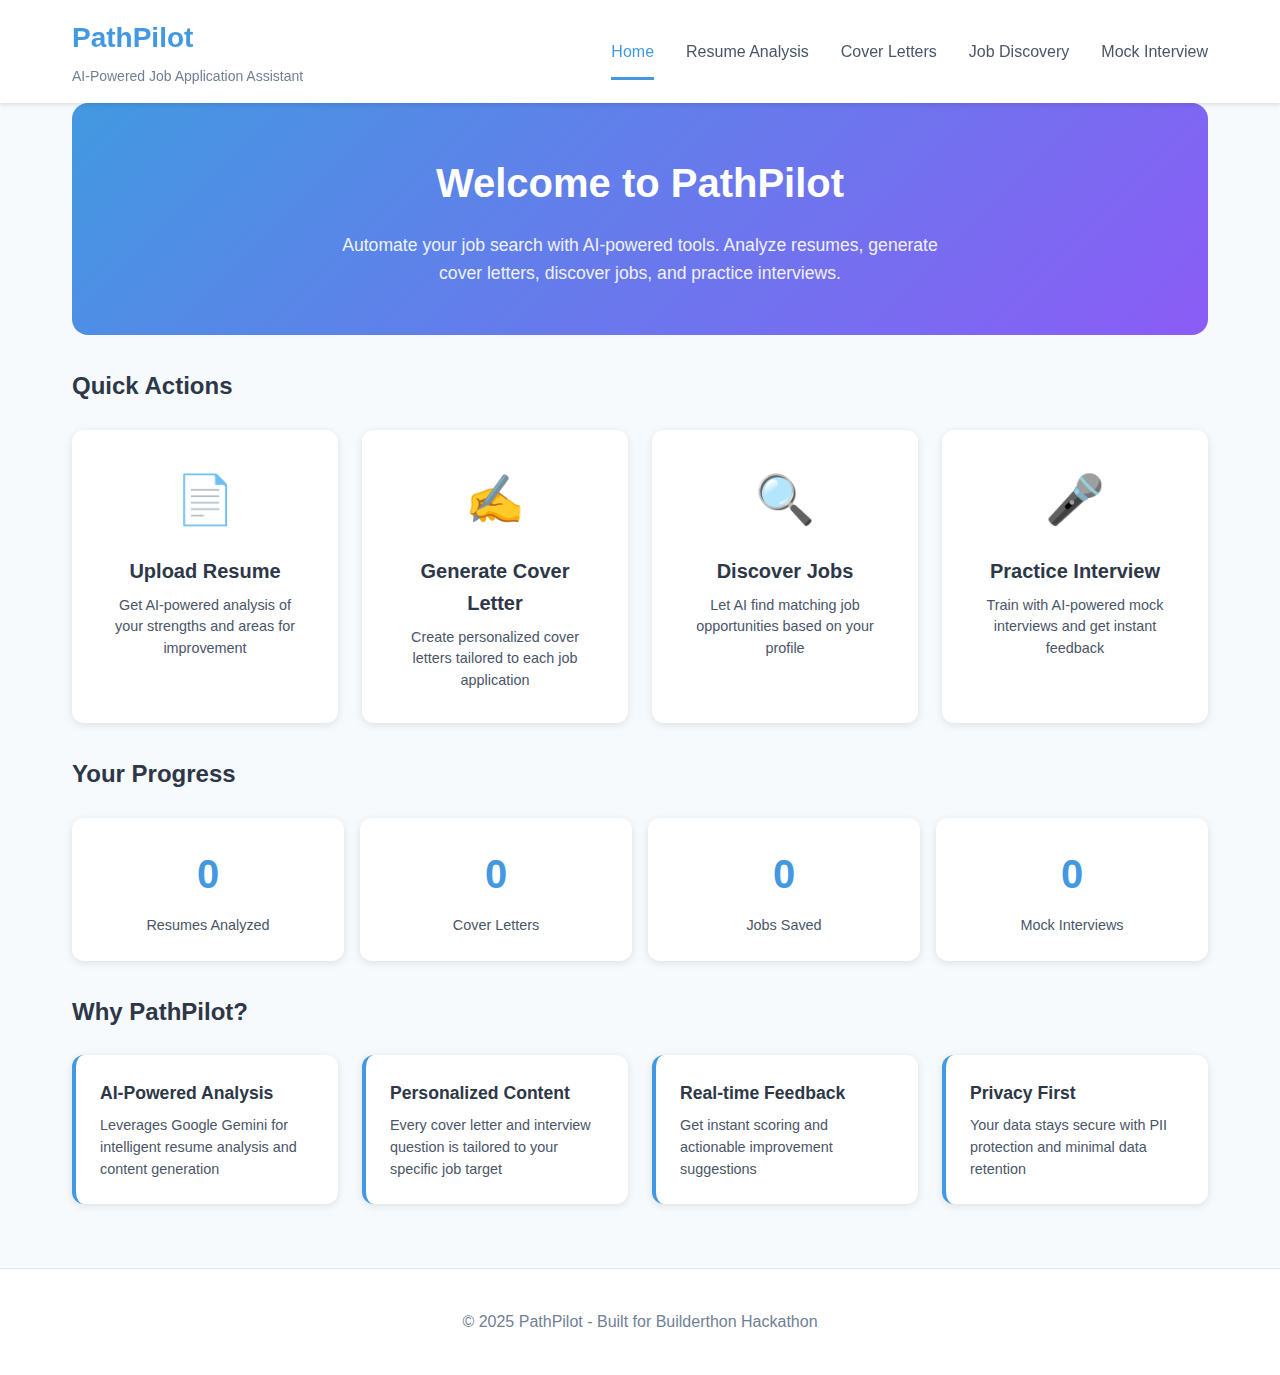
<file: frontend/index.html>
<!DOCTYPE html>
<html lang="ko">
<head>
    <meta charset="UTF-8">
    <meta name="viewport" content="width=device-width, initial-scale=1.0">
    <title>PathPilot - AI-Powered Job Application Assistant</title>
    <link rel="stylesheet" href="css/main.css">
    <link rel="stylesheet" href="css/dashboard.css">
</head>
<body>
    <!-- Navigation -->
    <nav class="navbar">
        <div class="container">
            <div class="nav-brand">
                <h1>PathPilot</h1>
                <span class="nav-subtitle">AI-Powered Job Application Assistant</span>
            </div>
            <ul class="nav-menu">
                <li><a href="index.html" class="active">Home</a></li>
                <li><a href="resume.html">Resume Analysis</a></li>
                <li><a href="cover-letter.html">Cover Letters</a></li>
                <li><a href="jobs.html">Job Discovery</a></li>
                <li><a href="interview.html">Mock Interview</a></li>
            </ul>
        </div>
    </nav>

    <!-- Main Content -->
    <main class="container">
        <!-- Hero Section -->
        <section class="hero-section">
            <div class="hero-content">
                <h1>Welcome to PathPilot</h1>
                <p>Automate your job search with AI-powered tools. Analyze resumes, generate cover letters, discover jobs, and practice interviews.</p>
            </div>
        </section>

        <!-- Quick Actions -->
        <section class="quick-actions">
            <h2>Quick Actions</h2>
            <div class="action-cards">
                <div class="action-card" onclick="location.href='resume.html'">
                    <div class="card-icon">&#128196;</div>
                    <h3>Upload Resume</h3>
                    <p>Get AI-powered analysis of your strengths and areas for improvement</p>
                </div>
                <div class="action-card" onclick="location.href='cover-letter.html'">
                    <div class="card-icon">&#9997;</div>
                    <h3>Generate Cover Letter</h3>
                    <p>Create personalized cover letters tailored to each job application</p>
                </div>
                <div class="action-card" onclick="location.href='jobs.html'">
                    <div class="card-icon">&#128269;</div>
                    <h3>Discover Jobs</h3>
                    <p>Let AI find matching job opportunities based on your profile</p>
                </div>
                <div class="action-card" onclick="location.href='interview.html'">
                    <div class="card-icon">&#127908;</div>
                    <h3>Practice Interview</h3>
                    <p>Train with AI-powered mock interviews and get instant feedback</p>
                </div>
            </div>
        </section>

        <!-- Stats Section -->
        <section class="stats-section">
            <h2>Your Progress</h2>
            <div class="stats-grid">
                <div class="stat-card">
                    <div class="stat-number" id="resume-count">-</div>
                    <div class="stat-label">Resumes Analyzed</div>
                </div>
                <div class="stat-card">
                    <div class="stat-number" id="letter-count">-</div>
                    <div class="stat-label">Cover Letters</div>
                </div>
                <div class="stat-card">
                    <div class="stat-number" id="job-count">-</div>
                    <div class="stat-label">Jobs Saved</div>
                </div>
                <div class="stat-card">
                    <div class="stat-number" id="interview-count">-</div>
                    <div class="stat-label">Mock Interviews</div>
                </div>
            </div>
        </section>

        <!-- Features Section -->
        <section class="features-section">
            <h2>Why PathPilot?</h2>
            <div class="features-grid">
                <div class="feature-item">
                    <h4>AI-Powered Analysis</h4>
                    <p>Leverages Google Gemini for intelligent resume analysis and content generation</p>
                </div>
                <div class="feature-item">
                    <h4>Personalized Content</h4>
                    <p>Every cover letter and interview question is tailored to your specific job target</p>
                </div>
                <div class="feature-item">
                    <h4>Real-time Feedback</h4>
                    <p>Get instant scoring and actionable improvement suggestions</p>
                </div>
                <div class="feature-item">
                    <h4>Privacy First</h4>
                    <p>Your data stays secure with PII protection and minimal data retention</p>
                </div>
            </div>
        </section>
    </main>

    <!-- Footer -->
    <footer class="footer">
        <div class="container">
            <p>&copy; 2025 PathPilot - Built for Builderthon Hackathon</p>
        </div>
    </footer>

    <script src="js/dashboard.js"></script>
</body>
</html>
</file>
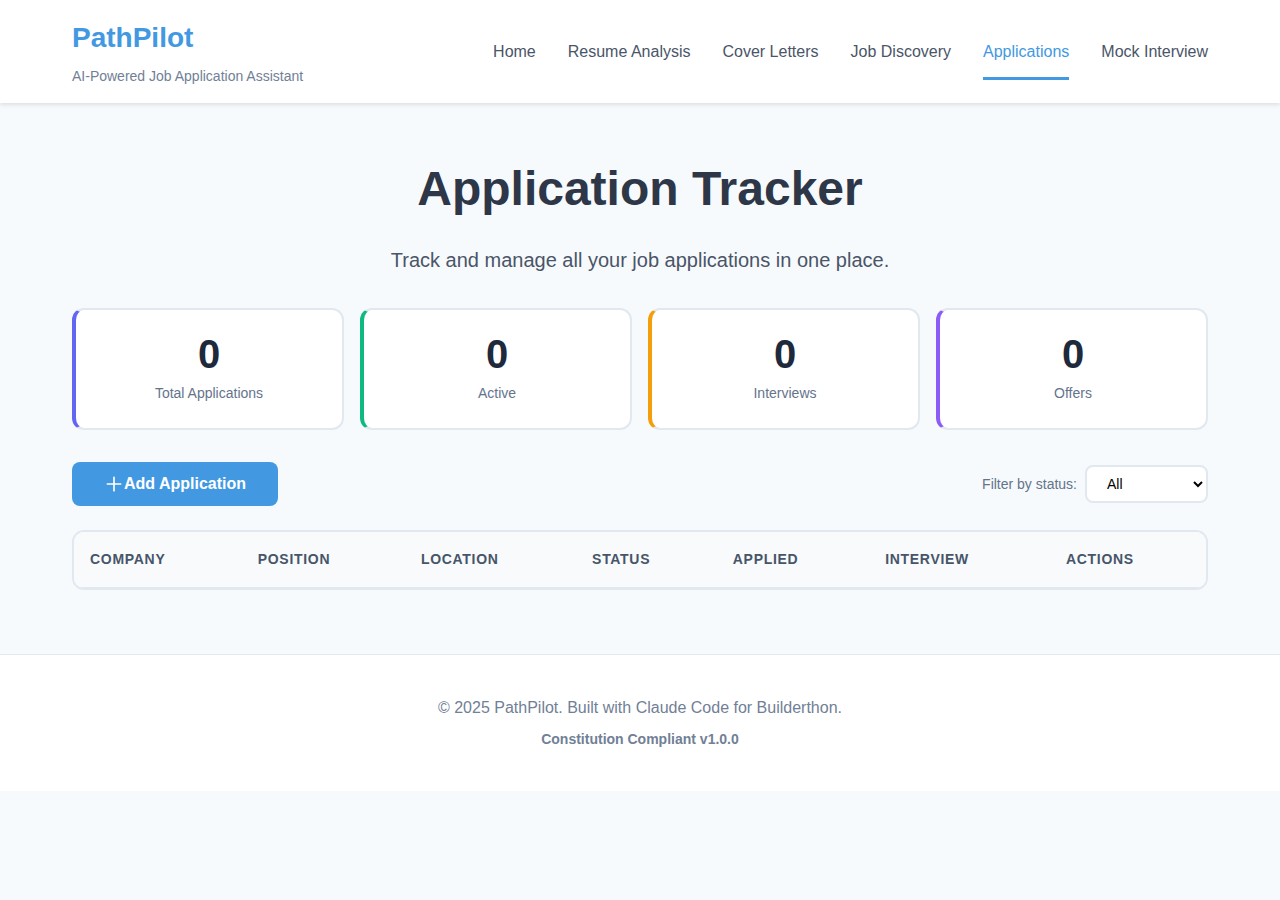
<file: frontend/applications.html>
<!DOCTYPE html>
<html lang="ko">
<head>
    <meta charset="UTF-8">
    <meta name="viewport" content="width=device-width, initial-scale=1.0">
    <title>Application Tracker - PathPilot</title>
    <link rel="stylesheet" href="css/main.css">
    <link rel="stylesheet" href="css/applications.css">
</head>
<body>
    <!-- Navigation -->
    <nav class="navbar">
        <div class="container">
            <div class="nav-brand">
                <h1>PathPilot</h1>
                <span class="nav-subtitle">AI-Powered Job Application Assistant</span>
            </div>
            <ul class="nav-menu">
                <li><a href="index.html">Home</a></li>
                <li><a href="resume.html">Resume Analysis</a></li>
                <li><a href="cover-letter.html">Cover Letters</a></li>
                <li><a href="jobs.html">Job Discovery</a></li>
                <li><a href="applications.html" class="active">Applications</a></li>
                <li><a href="interview.html">Mock Interview</a></li>
            </ul>
        </div>
    </nav>

    <!-- Main Content -->
    <main class="container">
        <!-- Hero Section -->
        <section class="hero">
            <h1>Application Tracker</h1>
            <p>Track and manage all your job applications in one place.</p>
        </section>

        <!-- Stats Section -->
        <section class="stats-section" id="stats-section">
            <div class="stat-card total">
                <span class="stat-number" id="stat-total">0</span>
                <span class="stat-label">Total Applications</span>
            </div>
            <div class="stat-card active">
                <span class="stat-number" id="stat-active">0</span>
                <span class="stat-label">Active</span>
            </div>
            <div class="stat-card interview">
                <span class="stat-number" id="stat-interview">0</span>
                <span class="stat-label">Interviews</span>
            </div>
            <div class="stat-card offer">
                <span class="stat-number" id="stat-offer">0</span>
                <span class="stat-label">Offers</span>
            </div>
        </section>

        <!-- Actions Bar -->
        <section class="actions-bar">
            <button id="add-application-btn" class="btn btn-primary">
                <svg xmlns="http://www.w3.org/2000/svg" fill="none" viewBox="0 0 24 24" stroke="currentColor" width="20" height="20">
                    <path stroke-linecap="round" stroke-linejoin="round" stroke-width="2" d="M12 4v16m8-8H4" />
                </svg>
                Add Application
            </button>
            <div class="filter-group">
                <label for="status-filter">Filter by status:</label>
                <select id="status-filter">
                    <option value="">All</option>
                    <option value="saved">Saved</option>
                    <option value="applied">Applied</option>
                    <option value="screening">Screening</option>
                    <option value="interview">Interview</option>
                    <option value="offer">Offer</option>
                    <option value="accepted">Accepted</option>
                    <option value="rejected">Rejected</option>
                    <option value="withdrawn">Withdrawn</option>
                </select>
            </div>
        </section>

        <!-- Applications Table -->
        <section class="applications-section">
            <div class="table-container">
                <table class="applications-table" id="applications-table">
                    <thead>
                        <tr>
                            <th>Company</th>
                            <th>Position</th>
                            <th>Location</th>
                            <th>Status</th>
                            <th>Applied</th>
                            <th>Interview</th>
                            <th>Actions</th>
                        </tr>
                    </thead>
                    <tbody id="applications-tbody">
                        <!-- Applications will be loaded here -->
                    </tbody>
                </table>
            </div>

            <!-- Empty State -->
            <div id="empty-state" class="empty-state" style="display: none;">
                <svg xmlns="http://www.w3.org/2000/svg" fill="none" viewBox="0 0 24 24" stroke="currentColor" width="64" height="64">
                    <path stroke-linecap="round" stroke-linejoin="round" stroke-width="2" d="M9 5H7a2 2 0 00-2 2v12a2 2 0 002 2h10a2 2 0 002-2V7a2 2 0 00-2-2h-2M9 5a2 2 0 002 2h2a2 2 0 002-2M9 5a2 2 0 012-2h2a2 2 0 012 2" />
                </svg>
                <h3>No applications yet</h3>
                <p>Start tracking your job applications by clicking "Add Application"</p>
            </div>

            <!-- Loading State -->
            <div id="loading-state" class="loading-state">
                <div class="spinner"></div>
                <p>Loading applications...</p>
            </div>
        </section>
    </main>

    <!-- Add/Edit Modal -->
    <div id="application-modal" class="modal" style="display: none;">
        <div class="modal-backdrop"></div>
        <div class="modal-content">
            <div class="modal-header">
                <h2 id="modal-title">Add Application</h2>
                <button id="close-modal" class="btn-icon">
                    <svg xmlns="http://www.w3.org/2000/svg" fill="none" viewBox="0 0 24 24" stroke="currentColor" width="24" height="24">
                        <path stroke-linecap="round" stroke-linejoin="round" stroke-width="2" d="M6 18L18 6M6 6l12 12" />
                    </svg>
                </button>
            </div>
            <form id="application-form">
                <input type="hidden" id="application-id">

                <div class="form-row">
                    <div class="form-group">
                        <label for="company-name">Company Name *</label>
                        <input type="text" id="company-name" required placeholder="e.g., Google">
                    </div>
                    <div class="form-group">
                        <label for="position">Position *</label>
                        <input type="text" id="position" required placeholder="e.g., Software Engineer">
                    </div>
                </div>

                <div class="form-row">
                    <div class="form-group">
                        <label for="location">Location</label>
                        <input type="text" id="location" placeholder="e.g., Seoul, Korea">
                    </div>
                    <div class="form-group">
                        <label for="salary-range">Salary Range</label>
                        <input type="text" id="salary-range" placeholder="e.g., 50M - 70M KRW">
                    </div>
                </div>

                <div class="form-group">
                    <label for="job-url">Job URL</label>
                    <input type="url" id="job-url" placeholder="https://...">
                </div>

                <div class="form-row">
                    <div class="form-group">
                        <label for="status">Status</label>
                        <select id="status">
                            <option value="saved">Saved</option>
                            <option value="applied">Applied</option>
                            <option value="screening">Screening</option>
                            <option value="interview">Interview</option>
                            <option value="offer">Offer</option>
                            <option value="accepted">Accepted</option>
                            <option value="rejected">Rejected</option>
                            <option value="withdrawn">Withdrawn</option>
                        </select>
                    </div>
                    <div class="form-group">
                        <label for="deadline">Deadline</label>
                        <input type="datetime-local" id="deadline">
                    </div>
                </div>

                <div class="form-row">
                    <div class="form-group">
                        <label for="interview-at">Interview Date</label>
                        <input type="datetime-local" id="interview-at">
                    </div>
                    <div class="form-group">
                        <label for="contact-email">Contact Email</label>
                        <input type="email" id="contact-email" placeholder="recruiter@company.com">
                    </div>
                </div>

                <div class="form-group">
                    <label for="notes">Notes</label>
                    <textarea id="notes" rows="3" placeholder="Additional notes about this application..."></textarea>
                </div>

                <div class="modal-actions">
                    <button type="button" id="cancel-btn" class="btn btn-secondary">Cancel</button>
                    <button type="submit" class="btn btn-primary">Save Application</button>
                </div>
            </form>
        </div>
    </div>

    <!-- Detail Modal -->
    <div id="detail-modal" class="modal" style="display: none;">
        <div class="modal-backdrop"></div>
        <div class="modal-content modal-large">
            <div class="modal-header">
                <h2 id="detail-title">Application Details</h2>
                <button id="close-detail-modal" class="btn-icon">
                    <svg xmlns="http://www.w3.org/2000/svg" fill="none" viewBox="0 0 24 24" stroke="currentColor" width="24" height="24">
                        <path stroke-linecap="round" stroke-linejoin="round" stroke-width="2" d="M6 18L18 6M6 6l12 12" />
                    </svg>
                </button>
            </div>
            <div class="detail-content" id="detail-content">
                <!-- Details will be loaded here -->
            </div>
            <div class="modal-actions">
                <button type="button" id="edit-from-detail-btn" class="btn btn-secondary">Edit</button>
                <button type="button" id="delete-from-detail-btn" class="btn btn-danger">Delete</button>
            </div>
        </div>
    </div>

    <!-- Footer -->
    <footer class="footer">
        <div class="container">
            <p>&copy; 2025 PathPilot. Built with Claude Code for Builderthon.</p>
            <p class="constitution-badge">Constitution Compliant v1.0.0</p>
        </div>
    </footer>

    <script src="js/applications.js"></script>
</body>
</html>
</file>
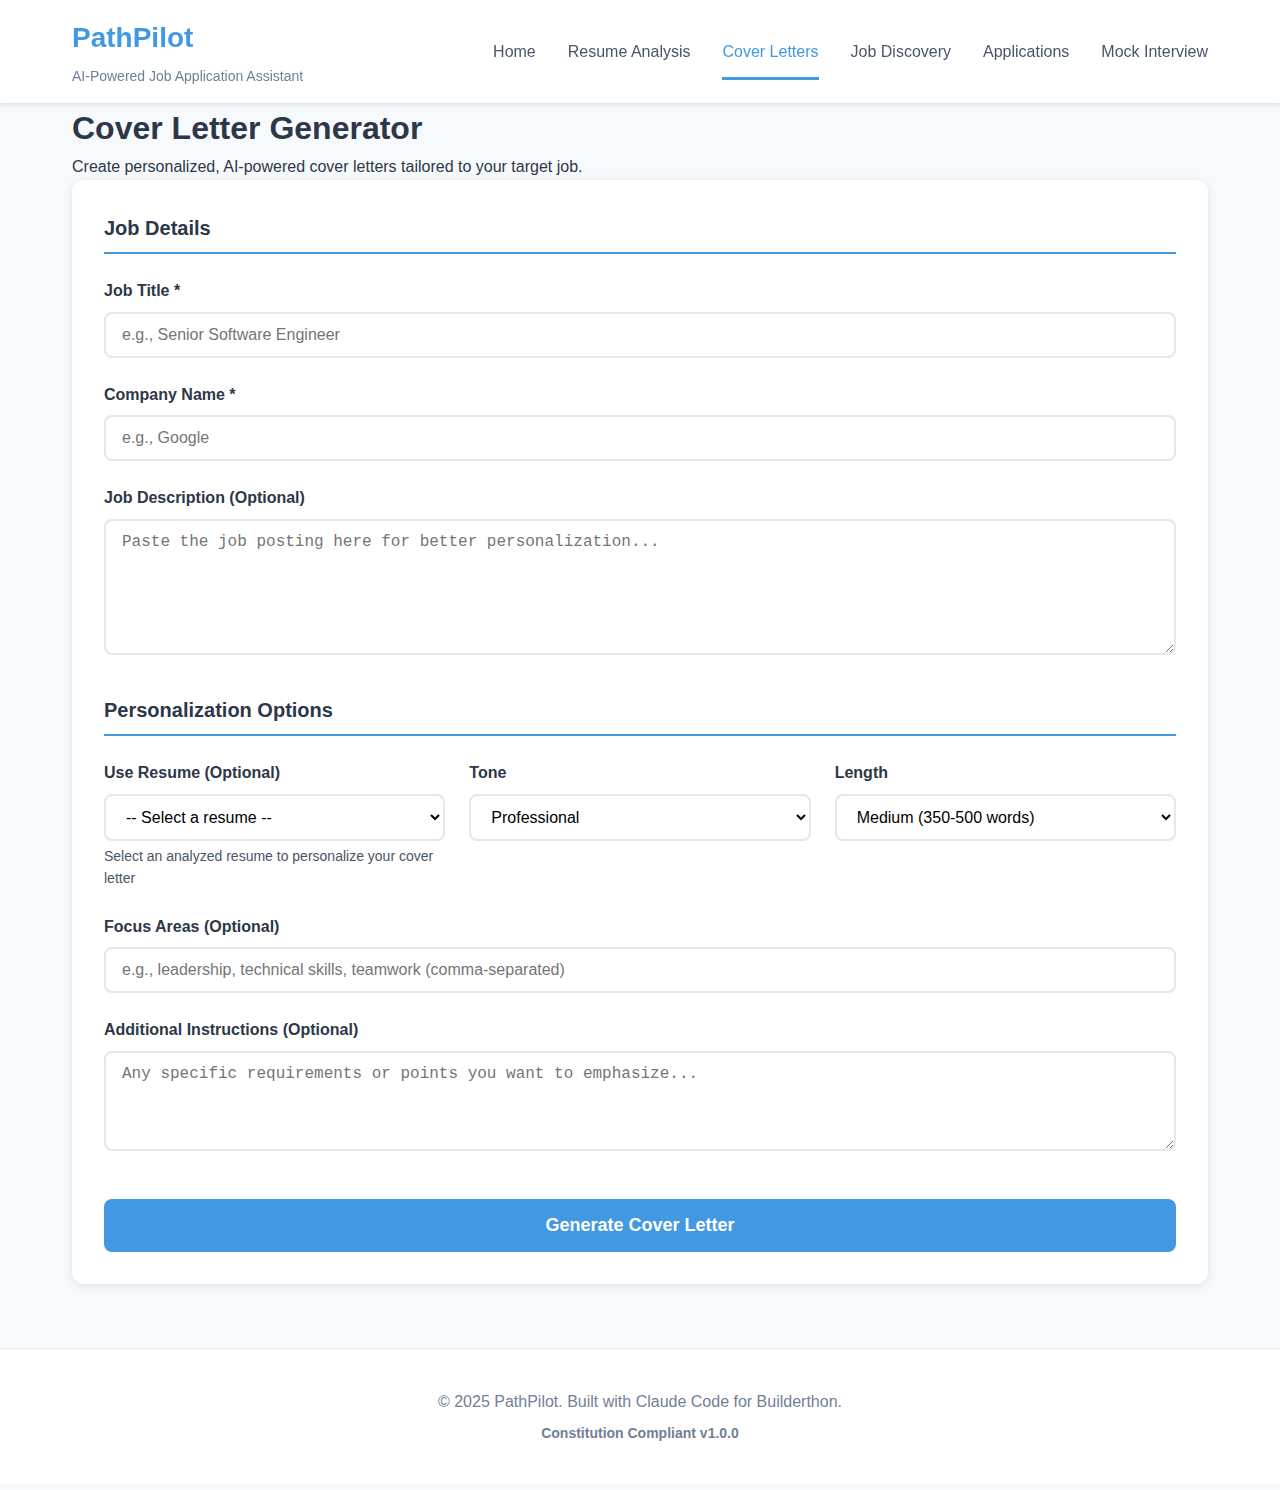
<file: frontend/cover-letter.html>
<!DOCTYPE html>
<html lang="ko">
<head>
    <meta charset="UTF-8">
    <meta name="viewport" content="width=device-width, initial-scale=1.0">
    <title>Cover Letter Generator - PathPilot</title>
    <link rel="stylesheet" href="css/main.css">
    <link rel="stylesheet" href="css/cover-letter.css">
</head>
<body>
    <!-- Navigation -->
    <nav class="navbar">
        <div class="container">
            <div class="nav-brand">
                <h1>PathPilot</h1>
                <span class="nav-subtitle">AI-Powered Job Application Assistant</span>
            </div>
            <ul class="nav-menu">
                <li><a href="index.html">Home</a></li>
                <li><a href="resume.html">Resume Analysis</a></li>
                <li><a href="cover-letter.html" class="active">Cover Letters</a></li>
                <li><a href="jobs.html">Job Discovery</a></li>
                <li><a href="applications.html">Applications</a></li>
                <li><a href="interview.html">Mock Interview</a></li>
            </ul>
        </div>
    </nav>

    <!-- Main Content -->
    <main class="container">
        <section class="page-header">
            <h1>Cover Letter Generator</h1>
            <p>Create personalized, AI-powered cover letters tailored to your target job.</p>
        </section>

        <!-- Generation Form -->
        <section class="generation-section" id="generation-section">
            <div class="form-card">
                <h2>Job Details</h2>

                <div class="form-group">
                    <label for="job-title">Job Title *</label>
                    <input type="text" id="job-title" placeholder="e.g., Senior Software Engineer" required>
                </div>

                <div class="form-group">
                    <label for="company-name">Company Name *</label>
                    <input type="text" id="company-name" placeholder="e.g., Google" required>
                </div>

                <div class="form-group">
                    <label for="job-description">Job Description (Optional)</label>
                    <textarea id="job-description" rows="6" placeholder="Paste the job posting here for better personalization..."></textarea>
                </div>

                <h2>Personalization Options</h2>

                <div class="form-row">
                    <div class="form-group">
                        <label for="resume-select">Use Resume (Optional)</label>
                        <select id="resume-select">
                            <option value="">-- Select a resume --</option>
                        </select>
                        <small>Select an analyzed resume to personalize your cover letter</small>
                    </div>

                    <div class="form-group">
                        <label for="tone-select">Tone</label>
                        <select id="tone-select">
                            <option value="professional" selected>Professional</option>
                            <option value="enthusiastic">Enthusiastic</option>
                            <option value="casual">Casual</option>
                        </select>
                    </div>

                    <div class="form-group">
                        <label for="length-select">Length</label>
                        <select id="length-select">
                            <option value="short">Short (250-350 words)</option>
                            <option value="medium" selected>Medium (350-500 words)</option>
                            <option value="long">Long (500-700 words)</option>
                        </select>
                    </div>
                </div>

                <div class="form-group">
                    <label for="focus-areas">Focus Areas (Optional)</label>
                    <input type="text" id="focus-areas" placeholder="e.g., leadership, technical skills, teamwork (comma-separated)">
                </div>

                <div class="form-group">
                    <label for="custom-instructions">Additional Instructions (Optional)</label>
                    <textarea id="custom-instructions" rows="3" placeholder="Any specific requirements or points you want to emphasize..."></textarea>
                </div>

                <button type="button" id="generate-btn" class="btn btn-primary btn-large">
                    Generate Cover Letter
                </button>

                <!-- Error Message -->
                <div class="error-message" id="error-message" style="display: none;">
                    <span class="error-icon">!</span>
                    <span id="error-text"></span>
                </div>

                <!-- Loading State -->
                <div class="loading" id="loading" style="display: none;">
                    <div class="spinner"></div>
                    <p>Generating your personalized cover letter...</p>
                    <small>This may take up to 30 seconds</small>
                </div>
            </div>
        </section>

        <!-- Results Section -->
        <section class="results-section" id="results-section" style="display: none;">
            <div class="results-header">
                <div class="job-info">
                    <h2 id="result-job-title">Software Engineer</h2>
                    <p id="result-company-name">at Company Name</p>
                </div>
                <div class="result-meta">
                    <span class="word-count"><span id="word-count">0</span> words</span>
                    <span class="version">Version <span id="version">1</span></span>
                </div>
            </div>

            <div class="cover-letter-content">
                <div class="content-actions">
                    <button type="button" id="copy-btn" class="btn btn-secondary">
                        Copy to Clipboard
                    </button>
                    <button type="button" id="regenerate-btn" class="btn btn-secondary">
                        Regenerate
                    </button>
                    <button type="button" id="edit-btn" class="btn btn-secondary">
                        Edit
                    </button>
                </div>

                <div id="content-display" class="content-display">
                    <pre id="cover-letter-text"></pre>
                </div>

                <div id="content-edit" class="content-edit" style="display: none;">
                    <textarea id="edit-textarea" rows="20"></textarea>
                    <div class="edit-actions">
                        <button type="button" id="save-edit-btn" class="btn btn-primary">Save Changes</button>
                        <button type="button" id="cancel-edit-btn" class="btn btn-secondary">Cancel</button>
                    </div>
                </div>
            </div>

            <div class="results-actions">
                <button type="button" id="new-letter-btn" class="btn btn-primary">
                    Create Another Cover Letter
                </button>
            </div>
        </section>
    </main>

    <!-- Footer -->
    <footer class="footer">
        <div class="container">
            <p>&copy; 2025 PathPilot. Built with Claude Code for Builderthon.</p>
            <p class="constitution-badge">Constitution Compliant v1.0.0</p>
        </div>
    </footer>

    <script src="js/config.js"></script>
    <script src="js/cover-letter.js"></script>
</body>
</html>
</file>
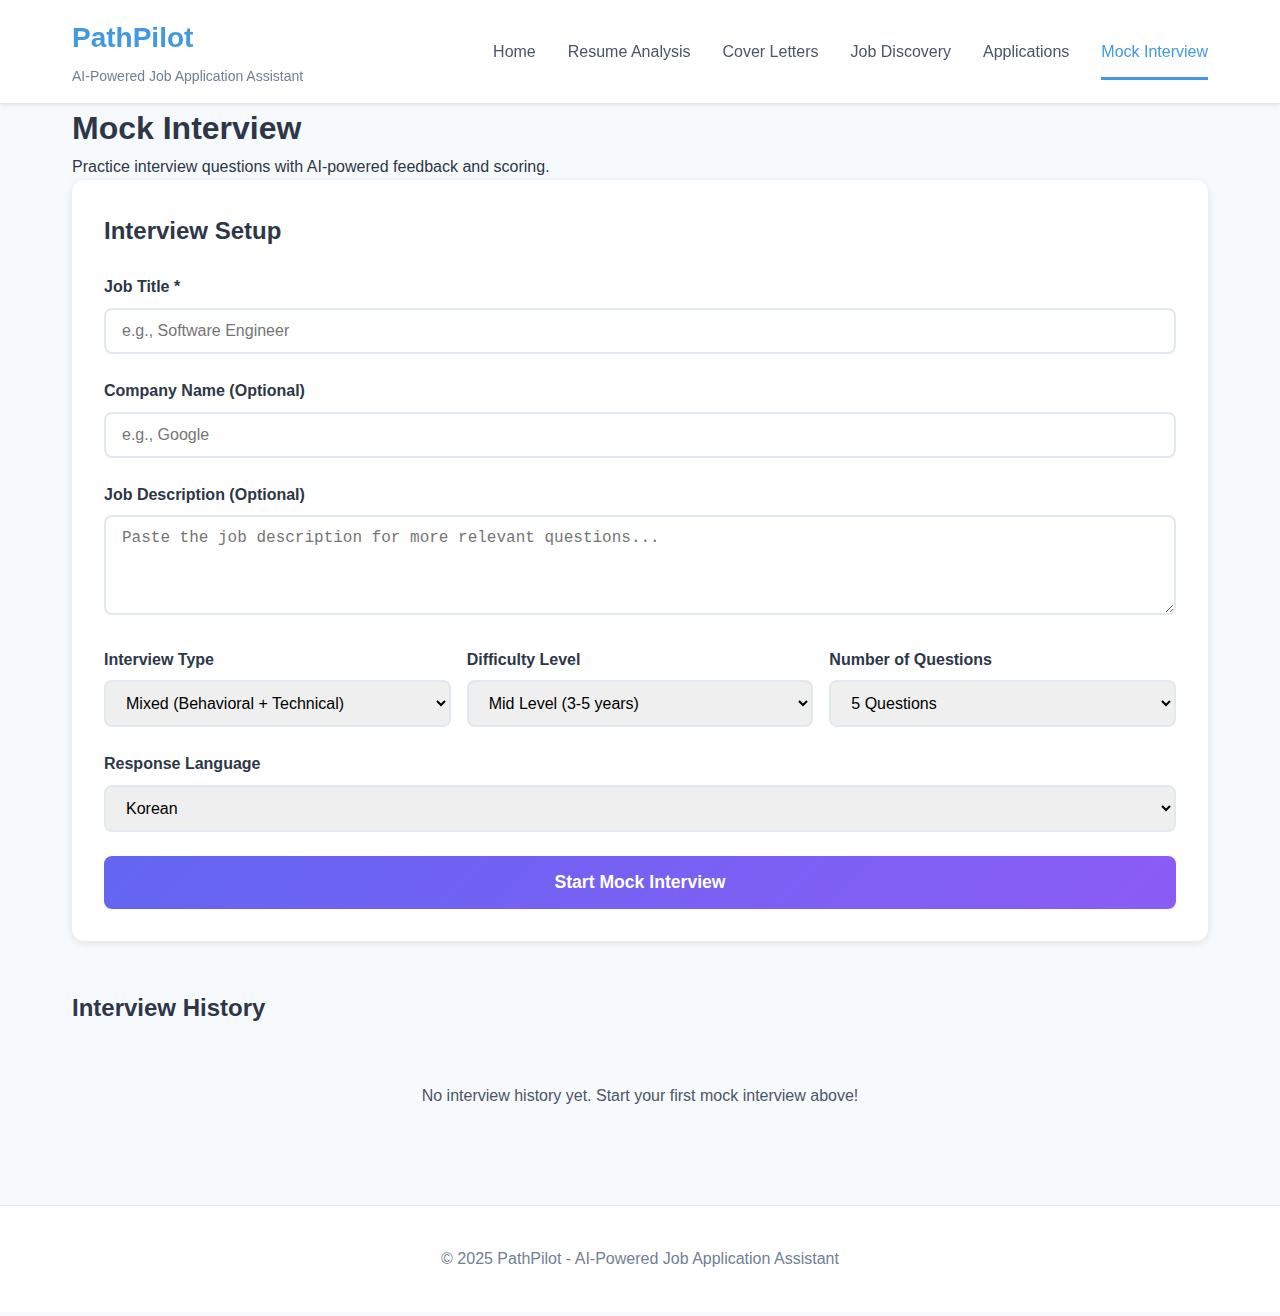
<file: frontend/interview.html>
<!DOCTYPE html>
<html lang="ko">
<head>
    <meta charset="UTF-8">
    <meta name="viewport" content="width=device-width, initial-scale=1.0">
    <title>Mock Interview - PathPilot</title>
    <link rel="stylesheet" href="css/main.css">
    <link rel="stylesheet" href="css/interview.css">
</head>
<body>
    <!-- Navigation -->
    <nav class="navbar">
        <div class="container">
            <div class="nav-brand">
                <h1>PathPilot</h1>
                <span class="nav-subtitle">AI-Powered Job Application Assistant</span>
            </div>
            <ul class="nav-menu">
                <li><a href="index.html">Home</a></li>
                <li><a href="resume.html">Resume Analysis</a></li>
                <li><a href="cover-letter.html">Cover Letters</a></li>
                <li><a href="jobs.html">Job Discovery</a></li>
                <li><a href="applications.html">Applications</a></li>
                <li><a href="interview.html" class="active">Mock Interview</a></li>
            </ul>
        </div>
    </nav>

    <!-- Main Content -->
    <main class="container">
        <section class="page-header">
            <h1>Mock Interview</h1>
            <p>Practice interview questions with AI-powered feedback and scoring.</p>
        </section>

        <!-- Setup Section -->
        <section class="interview-setup" id="setup-section">
            <div class="form-card">
                <h2>Interview Setup</h2>

                <div class="form-group">
                    <label for="job-title">Job Title *</label>
                    <input type="text" id="job-title" placeholder="e.g., Software Engineer" required>
                </div>

                <div class="form-group">
                    <label for="company-name">Company Name (Optional)</label>
                    <input type="text" id="company-name" placeholder="e.g., Google">
                </div>

                <div class="form-group">
                    <label for="job-description">Job Description (Optional)</label>
                    <textarea id="job-description" rows="4" placeholder="Paste the job description for more relevant questions..."></textarea>
                </div>

                <div class="form-row">
                    <div class="form-group">
                        <label for="interview-type">Interview Type</label>
                        <select id="interview-type">
                            <option value="mixed" selected>Mixed (Behavioral + Technical)</option>
                            <option value="behavioral">Behavioral Only</option>
                            <option value="technical">Technical Only</option>
                        </select>
                    </div>

                    <div class="form-group">
                        <label for="difficulty">Difficulty Level</label>
                        <select id="difficulty">
                            <option value="entry">Entry Level (0-2 years)</option>
                            <option value="mid" selected>Mid Level (3-5 years)</option>
                            <option value="senior">Senior Level (6+ years)</option>
                        </select>
                    </div>

                    <div class="form-group">
                        <label for="question-count">Number of Questions</label>
                        <select id="question-count">
                            <option value="3">3 Questions</option>
                            <option value="5" selected>5 Questions</option>
                            <option value="7">7 Questions</option>
                            <option value="10">10 Questions</option>
                        </select>
                    </div>
                </div>

                <div class="form-group">
                    <label for="language">Response Language</label>
                    <select id="language">
                        <option value="ko" selected>Korean</option>
                        <option value="en">English</option>
                    </select>
                </div>

                <button class="btn btn-primary btn-large" id="start-btn" onclick="startInterview()">
                    Start Mock Interview
                </button>
            </div>
        </section>

        <!-- Loading Section -->
        <section class="loading-section hidden" id="loading-section">
            <div class="loading-card">
                <div class="spinner"></div>
                <h2>Generating Interview Questions...</h2>
                <p>AI is creating personalized questions based on your job requirements.</p>
            </div>
        </section>

        <!-- Interview Section -->
        <section class="interview-section hidden" id="interview-section">
            <!-- Progress Bar -->
            <div class="progress-container">
                <div class="progress-bar">
                    <div class="progress-fill" id="progress-fill"></div>
                </div>
                <span class="progress-text" id="progress-text">Question 1 of 5</span>
            </div>

            <!-- Question Card -->
            <div class="question-card">
                <div class="question-header">
                    <span class="question-type" id="question-type">Behavioral</span>
                    <span class="question-difficulty" id="question-difficulty">Difficulty: 3/5</span>
                </div>
                <div class="question-content">
                    <h2 id="question-text">Loading question...</h2>
                    <p class="question-tip" id="question-tip"></p>
                </div>
                <div class="expected-topics" id="expected-topics">
                    <span class="topic-label">Expected Topics:</span>
                    <div class="topic-tags" id="topic-tags"></div>
                </div>
            </div>

            <!-- Timer -->
            <div class="timer-container">
                <div class="timer" id="timer">
                    <span class="timer-icon">&#9201;</span>
                    <span class="timer-text" id="timer-text">2:00</span>
                </div>
            </div>

            <!-- Answer Input -->
            <div class="answer-section">
                <div class="form-group">
                    <label for="answer-text">Your Answer</label>
                    <textarea id="answer-text" rows="8" placeholder="Type your answer here... Use the STAR method (Situation, Task, Action, Result) for behavioral questions."></textarea>
                    <div class="char-count">
                        <span id="char-count">0</span> / 5000 characters
                    </div>
                </div>

                <div class="answer-actions">
                    <button class="btn btn-secondary" onclick="skipQuestion()">Skip Question</button>
                    <button class="btn btn-primary" id="submit-btn" onclick="submitAnswer()">
                        Submit Answer
                    </button>
                </div>
            </div>
        </section>

        <!-- Evaluation Section -->
        <section class="evaluation-section hidden" id="evaluation-section">
            <div class="evaluation-card">
                <div class="evaluation-header">
                    <h2>Answer Evaluation</h2>
                    <div class="score-badge" id="score-badge">
                        <span class="score-value" id="score-value">85</span>
                        <span class="score-label">/ 100</span>
                    </div>
                </div>

                <div class="evaluation-body">
                    <div class="feedback-section">
                        <h3>Feedback</h3>
                        <p id="feedback-text">Loading feedback...</p>
                    </div>

                    <div class="evaluation-details">
                        <div class="strengths-section">
                            <h4>Strengths</h4>
                            <ul id="strengths-list"></ul>
                        </div>

                        <div class="improvements-section">
                            <h4>Areas for Improvement</h4>
                            <ul id="improvements-list"></ul>
                        </div>
                    </div>

                    <div class="model-answer-section">
                        <h4>Model Answer</h4>
                        <div class="model-answer" id="model-answer">
                            <p>Loading model answer...</p>
                        </div>
                    </div>
                </div>

                <div class="evaluation-actions">
                    <button class="btn btn-secondary" onclick="retryQuestion()">Retry This Question</button>
                    <button class="btn btn-primary" id="next-btn" onclick="nextQuestion()">
                        Next Question
                    </button>
                </div>
            </div>
        </section>

        <!-- Results Section -->
        <section class="results-section hidden" id="results-section">
            <div class="results-card">
                <div class="results-header">
                    <h2>Interview Complete!</h2>
                    <div class="final-score" id="final-score">
                        <span class="final-score-value">0</span>
                        <span class="final-score-label">Overall Score</span>
                    </div>
                </div>

                <div class="results-summary">
                    <div class="summary-stat">
                        <span class="stat-value" id="questions-answered">0</span>
                        <span class="stat-label">Questions Answered</span>
                    </div>
                    <div class="summary-stat">
                        <span class="stat-value" id="avg-score">0</span>
                        <span class="stat-label">Average Score</span>
                    </div>
                    <div class="summary-stat">
                        <span class="stat-value" id="best-score">0</span>
                        <span class="stat-label">Best Score</span>
                    </div>
                </div>

                <div class="results-breakdown">
                    <h3>Question Breakdown</h3>
                    <div class="question-scores" id="question-scores"></div>
                </div>

                <div class="results-actions">
                    <button class="btn btn-secondary" onclick="reviewAnswers()">Review Answers</button>
                    <button class="btn btn-primary" onclick="newInterview()">Start New Interview</button>
                </div>
            </div>
        </section>

        <!-- Interview History -->
        <section class="history-section" id="history-section">
            <h2>Interview History</h2>
            <div class="history-list" id="history-list">
                <p class="no-history">No interview history yet. Start your first mock interview above!</p>
            </div>
        </section>
    </main>

    <!-- Footer -->
    <footer class="footer">
        <div class="container">
            <p>&copy; 2025 PathPilot - AI-Powered Job Application Assistant</p>
        </div>
    </footer>

    <script src="js/config.js"></script>
    <script src="js/interview.js"></script>
</body>
</html>
</file>
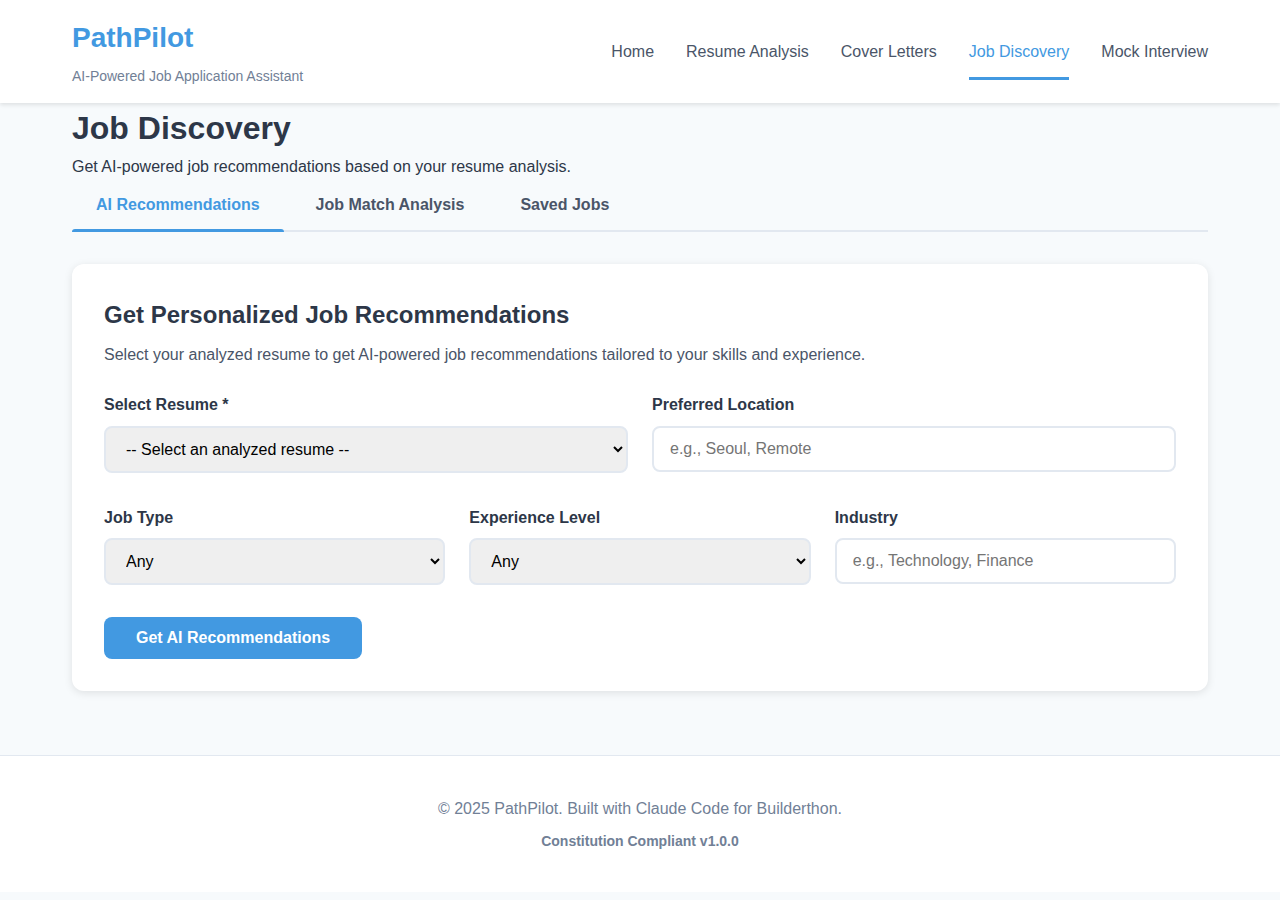
<file: frontend/jobs.html>
<!DOCTYPE html>
<html lang="ko">
<head>
    <meta charset="UTF-8">
    <meta name="viewport" content="width=device-width, initial-scale=1.0">
    <title>Job Discovery - PathPilot</title>
    <link rel="stylesheet" href="css/main.css">
    <link rel="stylesheet" href="css/jobs.css">
</head>
<body>
    <!-- Navigation -->
    <nav class="navbar">
        <div class="container">
            <div class="nav-brand">
                <h1>PathPilot</h1>
                <span class="nav-subtitle">AI-Powered Job Application Assistant</span>
            </div>
            <ul class="nav-menu">
                <li><a href="index.html">Home</a></li>
                <li><a href="resume.html">Resume Analysis</a></li>
                <li><a href="cover-letter.html">Cover Letters</a></li>
                <li><a href="jobs.html" class="active">Job Discovery</a></li>
                <li><a href="interview.html">Mock Interview</a></li>
            </ul>
        </div>
    </nav>

    <!-- Main Content -->
    <main class="container">
        <section class="page-header">
            <h1>Job Discovery</h1>
            <p>Get AI-powered job recommendations based on your resume analysis.</p>
        </section>

        <!-- Tabs -->
        <div class="tabs">
            <button class="tab-btn active" data-tab="recommendations">AI Recommendations</button>
            <button class="tab-btn" data-tab="match">Job Match Analysis</button>
            <button class="tab-btn" data-tab="saved">Saved Jobs</button>
        </div>

        <!-- Recommendations Tab -->
        <section class="tab-content active" id="recommendations-tab">
            <div class="form-card">
                <h2>Get Personalized Job Recommendations</h2>
                <p>Select your analyzed resume to get AI-powered job recommendations tailored to your skills and experience.</p>

                <div class="form-row">
                    <div class="form-group">
                        <label for="rec-resume-select">Select Resume *</label>
                        <select id="rec-resume-select" required>
                            <option value="">-- Select an analyzed resume --</option>
                        </select>
                    </div>

                    <div class="form-group">
                        <label for="rec-location">Preferred Location</label>
                        <input type="text" id="rec-location" placeholder="e.g., Seoul, Remote">
                    </div>
                </div>

                <div class="form-row">
                    <div class="form-group">
                        <label for="rec-job-type">Job Type</label>
                        <select id="rec-job-type">
                            <option value="">Any</option>
                            <option value="full-time">Full-time</option>
                            <option value="part-time">Part-time</option>
                            <option value="contract">Contract</option>
                            <option value="internship">Internship</option>
                        </select>
                    </div>

                    <div class="form-group">
                        <label for="rec-experience">Experience Level</label>
                        <select id="rec-experience">
                            <option value="">Any</option>
                            <option value="entry">Entry Level</option>
                            <option value="mid">Mid Level</option>
                            <option value="senior">Senior Level</option>
                        </select>
                    </div>

                    <div class="form-group">
                        <label for="rec-industry">Industry</label>
                        <input type="text" id="rec-industry" placeholder="e.g., Technology, Finance">
                    </div>
                </div>

                <button type="button" id="get-recommendations-btn" class="btn btn-primary btn-large">
                    Get AI Recommendations
                </button>

                <!-- Error Message -->
                <div class="error-message" id="rec-error" style="display: none;">
                    <span class="error-icon">!</span>
                    <span id="rec-error-text"></span>
                </div>

                <!-- Loading -->
                <div class="loading" id="rec-loading" style="display: none;">
                    <div class="spinner"></div>
                    <p>Generating personalized recommendations...</p>
                    <small>This may take up to 30 seconds</small>
                </div>
            </div>

            <!-- Recommendations Results -->
            <div id="recommendations-results" style="display: none;">
                <h3 class="results-title">Recommended Jobs for You</h3>
                <div id="recommendations-list" class="jobs-grid"></div>
            </div>
        </section>

        <!-- Match Analysis Tab -->
        <section class="tab-content" id="match-tab">
            <div class="form-card">
                <h2>Analyze Job Match</h2>
                <p>Paste a job description to see how well it matches your resume.</p>

                <div class="form-row">
                    <div class="form-group">
                        <label for="match-resume-select">Select Resume *</label>
                        <select id="match-resume-select" required>
                            <option value="">-- Select an analyzed resume --</option>
                        </select>
                    </div>

                    <div class="form-group">
                        <label for="match-job-title">Job Title *</label>
                        <input type="text" id="match-job-title" placeholder="e.g., Senior Software Engineer" required>
                    </div>
                </div>

                <div class="form-group">
                    <label for="match-company">Company Name</label>
                    <input type="text" id="match-company" placeholder="e.g., Google">
                </div>

                <div class="form-group">
                    <label for="match-description">Job Description *</label>
                    <textarea id="match-description" rows="8" placeholder="Paste the full job description here..." required></textarea>
                </div>

                <button type="button" id="analyze-match-btn" class="btn btn-primary btn-large">
                    Analyze Match
                </button>

                <!-- Error Message -->
                <div class="error-message" id="match-error" style="display: none;">
                    <span class="error-icon">!</span>
                    <span id="match-error-text"></span>
                </div>

                <!-- Loading -->
                <div class="loading" id="match-loading" style="display: none;">
                    <div class="spinner"></div>
                    <p>Analyzing job match...</p>
                </div>
            </div>

            <!-- Match Results -->
            <div id="match-results" class="match-results-card" style="display: none;">
                <div class="match-header">
                    <div class="match-score-circle">
                        <span id="match-score-value">0</span>
                        <small>Match Score</small>
                    </div>
                    <div class="match-info">
                        <h3 id="match-job-title-display">Job Title</h3>
                        <p id="match-level-display">Match Level</p>
                    </div>
                </div>

                <div class="match-details">
                    <div class="match-section">
                        <h4>Matching Skills</h4>
                        <div id="matching-skills" class="skills-list"></div>
                    </div>

                    <div class="match-section">
                        <h4>Skills to Develop</h4>
                        <div id="missing-skills" class="skills-list"></div>
                    </div>

                    <div class="match-section">
                        <h4>Your Relevant Strengths</h4>
                        <ul id="relevant-strengths"></ul>
                    </div>

                    <div class="match-section">
                        <h4>Recommendation</h4>
                        <p id="match-recommendation"></p>
                    </div>
                </div>
            </div>
        </section>

        <!-- Saved Jobs Tab -->
        <section class="tab-content" id="saved-tab">
            <div class="saved-header">
                <h2>Saved Jobs</h2>
                <p>Jobs you've saved for later review.</p>
            </div>

            <div id="saved-jobs-list" class="jobs-list">
                <p class="no-data">No saved jobs yet. Get recommendations or analyze job matches to save jobs.</p>
            </div>
        </section>
    </main>

    <!-- Footer -->
    <footer class="footer">
        <div class="container">
            <p>&copy; 2025 PathPilot. Built with Claude Code for Builderthon.</p>
            <p class="constitution-badge">Constitution Compliant v1.0.0</p>
        </div>
    </footer>

    <script src="js/jobs.js"></script>
</body>
</html>
</file>
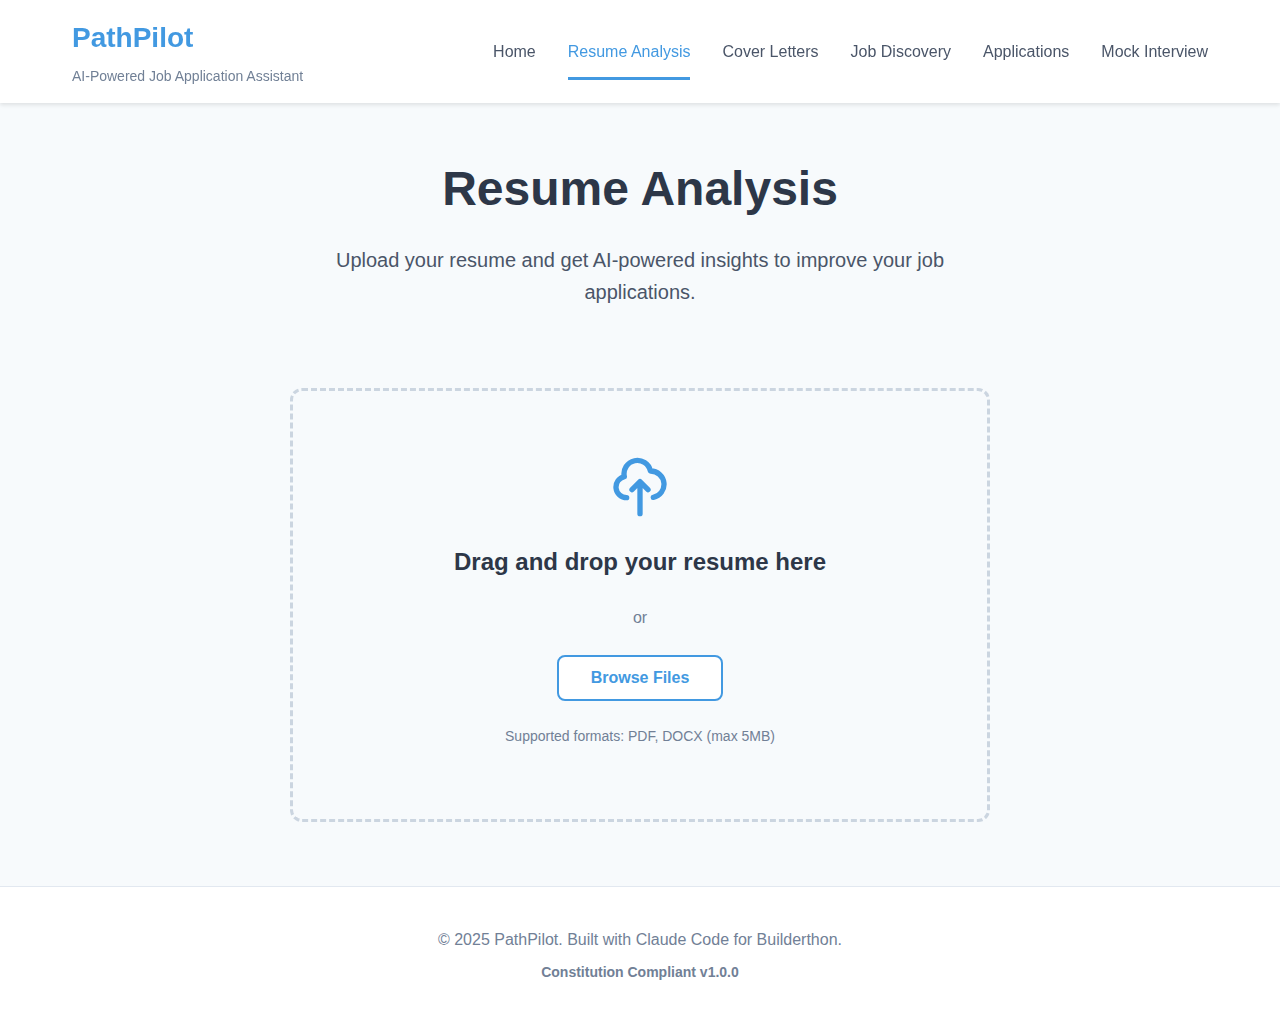
<file: frontend/resume.html>
<!DOCTYPE html>
<html lang="en">
<head>
    <meta charset="UTF-8">
    <meta name="viewport" content="width=device-width, initial-scale=1.0">
    <title>Resume Analysis - PathPilot</title>
    <link rel="stylesheet" href="css/main.css">
    <link rel="stylesheet" href="css/resume.css">
</head>
<body>
    <!-- Navigation -->
    <nav class="navbar">
        <div class="container">
            <div class="nav-brand">
                <h1>PathPilot</h1>
                <span class="nav-subtitle">AI-Powered Job Application Assistant</span>
            </div>
            <ul class="nav-menu">
                <li><a href="index.html">Home</a></li>
                <li><a href="resume.html" class="active">Resume Analysis</a></li>
                <li><a href="cover-letter.html">Cover Letters</a></li>
                <li><a href="jobs.html">Job Discovery</a></li>
                <li><a href="applications.html">Applications</a></li>
                <li><a href="interview.html">Mock Interview</a></li>
            </ul>
        </div>
    </nav>

    <!-- Main Content -->
    <main class="container">
        <!-- Hero Section -->
        <section class="hero">
            <h1>Resume Analysis</h1>
            <p>Upload your resume and get AI-powered insights to improve your job applications.</p>
        </section>

        <!-- Upload Section -->
        <section class="upload-section">
            <div class="upload-container">
                <div id="dropzone" class="dropzone">
                    <div class="dropzone-content">
                        <svg class="upload-icon" xmlns="http://www.w3.org/2000/svg" fill="none" viewBox="0 0 24 24" stroke="currentColor">
                            <path stroke-linecap="round" stroke-linejoin="round" stroke-width="2" d="M7 16a4 4 0 01-.88-7.903A5 5 0 1115.9 6L16 6a5 5 0 011 9.9M15 13l-3-3m0 0l-3 3m3-3v12" />
                        </svg>
                        <h3>Drag and drop your resume here</h3>
                        <p>or</p>
                        <button id="browse-btn" class="btn btn-secondary">Browse Files</button>
                        <input type="file" id="file-input" accept=".pdf,.docx" hidden>
                        <p class="file-hint">Supported formats: PDF, DOCX (max 5MB)</p>
                    </div>
                </div>

                <!-- File Preview -->
                <div id="file-preview" class="file-preview" style="display: none;">
                    <div class="file-info">
                        <svg class="file-icon" xmlns="http://www.w3.org/2000/svg" fill="none" viewBox="0 0 24 24" stroke="currentColor">
                            <path stroke-linecap="round" stroke-linejoin="round" stroke-width="2" d="M9 12h6m-6 4h6m2 5H7a2 2 0 01-2-2V5a2 2 0 012-2h5.586a1 1 0 01.707.293l5.414 5.414a1 1 0 01.293.707V19a2 2 0 01-2 2z" />
                        </svg>
                        <div>
                            <p id="file-name" class="file-name"></p>
                            <p id="file-size" class="file-size"></p>
                        </div>
                    </div>
                    <button id="remove-file" class="btn-icon" title="Remove file">
                        <svg xmlns="http://www.w3.org/2000/svg" fill="none" viewBox="0 0 24 24" stroke="currentColor">
                            <path stroke-linecap="round" stroke-linejoin="round" stroke-width="2" d="M6 18L18 6M6 6l12 12" />
                        </svg>
                    </button>
                </div>

                <!-- Upload Button -->
                <button id="upload-btn" class="btn btn-primary" style="display: none;">
                    Analyze Resume
                </button>

                <!-- Loading State -->
                <div id="loading" class="loading" style="display: none;">
                    <div class="spinner"></div>
                    <p>Analyzing your resume with AI...</p>
                    <p class="loading-hint">This may take up to 60 seconds</p>
                </div>

                <!-- Error Message -->
                <div id="error-message" class="error-message" style="display: none;">
                    <svg class="error-icon" xmlns="http://www.w3.org/2000/svg" fill="none" viewBox="0 0 24 24" stroke="currentColor">
                        <path stroke-linecap="round" stroke-linejoin="round" stroke-width="2" d="M12 8v4m0 4h.01M21 12a9 9 0 11-18 0 9 9 0 0118 0z" />
                    </svg>
                    <p id="error-text"></p>
                </div>
            </div>
        </section>

        <!-- Results Section -->
        <section id="results-section" class="results-section" style="display: none;">
            <h2>Analysis Results</h2>

            <!-- ATS Score Section -->
            <div class="result-card ats-score-card">
                <h3>
                    <svg class="card-icon" xmlns="http://www.w3.org/2000/svg" fill="none" viewBox="0 0 24 24" stroke="currentColor">
                        <path stroke-linecap="round" stroke-linejoin="round" stroke-width="2" d="M9 19v-6a2 2 0 00-2-2H5a2 2 0 00-2 2v6a2 2 0 002 2h2a2 2 0 002-2zm0 0V9a2 2 0 012-2h2a2 2 0 012 2v10m-6 0a2 2 0 002 2h2a2 2 0 002-2m0 0V5a2 2 0 012-2h2a2 2 0 012 2v14a2 2 0 01-2 2h-2a2 2 0 01-2-2z" />
                    </svg>
                    ATS Compatibility Score
                </h3>
                <div class="ats-score-container">
                    <!-- Overall Score Gauge -->
                    <div class="ats-overall-score">
                        <div class="score-circle" id="ats-score-circle">
                            <svg viewBox="0 0 36 36" class="circular-chart">
                                <path class="circle-bg" d="M18 2.0845 a 15.9155 15.9155 0 0 1 0 31.831 a 15.9155 15.9155 0 0 1 0 -31.831" />
                                <path class="circle" id="ats-score-path" stroke-dasharray="0, 100" d="M18 2.0845 a 15.9155 15.9155 0 0 1 0 31.831 a 15.9155 15.9155 0 0 1 0 -31.831" />
                            </svg>
                            <div class="score-value">
                                <span id="ats-overall-score">0</span>
                                <span class="score-label">/ 100</span>
                            </div>
                        </div>
                        <p class="score-description" id="ats-score-description">Analyzing...</p>
                    </div>

                    <!-- Sub Scores -->
                    <div class="ats-sub-scores">
                        <div class="sub-score">
                            <div class="sub-score-header">
                                <span class="sub-score-label">Format</span>
                                <span class="sub-score-value" id="ats-format-score">0</span>
                            </div>
                            <div class="progress-bar">
                                <div class="progress-fill format-fill" id="ats-format-bar" style="width: 0%"></div>
                            </div>
                        </div>
                        <div class="sub-score">
                            <div class="sub-score-header">
                                <span class="sub-score-label">Keywords</span>
                                <span class="sub-score-value" id="ats-keyword-score">0</span>
                            </div>
                            <div class="progress-bar">
                                <div class="progress-fill keyword-fill" id="ats-keyword-bar" style="width: 0%"></div>
                            </div>
                        </div>
                        <div class="sub-score">
                            <div class="sub-score-header">
                                <span class="sub-score-label">Content</span>
                                <span class="sub-score-value" id="ats-content-score">0</span>
                            </div>
                            <div class="progress-bar">
                                <div class="progress-fill content-fill" id="ats-content-bar" style="width: 0%"></div>
                            </div>
                        </div>
                    </div>
                </div>

                <!-- ATS Issues -->
                <div class="ats-details" id="ats-issues-section" style="display: none;">
                    <h4>Issues Found</h4>
                    <ul id="ats-issues-list" class="ats-list issues-list"></ul>
                </div>

                <!-- Missing Keywords -->
                <div class="ats-details" id="ats-keywords-section" style="display: none;">
                    <h4>Recommended Keywords to Add</h4>
                    <div id="ats-missing-keywords" class="keyword-tags"></div>
                </div>

                <!-- Format Suggestions -->
                <div class="ats-details" id="ats-format-section" style="display: none;">
                    <h4>Format Improvements</h4>
                    <ul id="ats-format-suggestions" class="ats-list suggestions-list"></ul>
                </div>
            </div>

            <!-- Experience Summary -->
            <div class="result-card experience-summary">
                <h3>Experience Summary</h3>
                <div class="experience-badge">
                    <span id="experience-years" class="experience-number">0</span>
                    <span class="experience-label">Years of Experience</span>
                </div>
            </div>

            <!-- Skills -->
            <div class="result-card">
                <h3>Skills Identified</h3>
                <div id="skills-container" class="skills-container"></div>
            </div>

            <!-- Strengths -->
            <div class="result-card strengths">
                <h3>
                    <svg class="card-icon" xmlns="http://www.w3.org/2000/svg" fill="none" viewBox="0 0 24 24" stroke="currentColor">
                        <path stroke-linecap="round" stroke-linejoin="round" stroke-width="2" d="M9 12l2 2 4-4m6 2a9 9 0 11-18 0 9 9 0 0118 0z" />
                    </svg>
                    Strengths
                </h3>
                <ul id="strengths-list"></ul>
            </div>

            <!-- Weaknesses -->
            <div class="result-card weaknesses">
                <h3>
                    <svg class="card-icon" xmlns="http://www.w3.org/2000/svg" fill="none" viewBox="0 0 24 24" stroke="currentColor">
                        <path stroke-linecap="round" stroke-linejoin="round" stroke-width="2" d="M12 9v2m0 4h.01m-6.938 4h13.856c1.54 0 2.502-1.667 1.732-3L13.732 4c-.77-1.333-2.694-1.333-3.464 0L3.34 16c-.77 1.333.192 3 1.732 3z" />
                    </svg>
                    Areas for Improvement
                </h3>
                <ul id="weaknesses-list"></ul>
            </div>

            <!-- Recommendations -->
            <div class="result-card recommendations">
                <h3>
                    <svg class="card-icon" xmlns="http://www.w3.org/2000/svg" fill="none" viewBox="0 0 24 24" stroke="currentColor">
                        <path stroke-linecap="round" stroke-linejoin="round" stroke-width="2" d="M9.663 17h4.673M12 3v1m6.364 1.636l-.707.707M21 12h-1M4 12H3m3.343-5.657l-.707-.707m2.828 9.9a5 5 0 117.072 0l-.548.547A3.374 3.374 0 0014 18.469V19a2 2 0 11-4 0v-.531c0-.895-.356-1.754-.988-2.386l-.548-.547z" />
                    </svg>
                    Recommendations
                </h3>
                <ul id="recommendations-list"></ul>
            </div>

            <!-- Suitable Roles -->
            <div class="result-card suitable-roles">
                <h3>
                    <svg class="card-icon" xmlns="http://www.w3.org/2000/svg" fill="none" viewBox="0 0 24 24" stroke="currentColor">
                        <path stroke-linecap="round" stroke-linejoin="round" stroke-width="2" d="M21 13.255A23.931 23.931 0 0112 15c-3.183 0-6.22-.62-9-1.745M16 6V4a2 2 0 00-2-2h-4a2 2 0 00-2 2v2m4 6h.01M5 20h14a2 2 0 002-2V8a2 2 0 00-2-2H5a2 2 0 00-2 2v10a2 2 0 002 2z" />
                    </svg>
                    Suitable Roles
                </h3>
                <ul id="suitable-roles-list"></ul>
            </div>

            <!-- Action Buttons -->
            <div class="action-buttons">
                <button id="analyze-another" class="btn btn-secondary">Analyze Another Resume</button>
                <button id="generate-cover-letter" class="btn btn-primary" disabled>
                    Generate Cover Letter
                    <span class="badge">Coming Soon</span>
                </button>
            </div>
        </section>
    </main>

    <!-- Footer -->
    <footer class="footer">
        <div class="container">
            <p>&copy; 2025 PathPilot. Built with Claude Code for Builderthon.</p>
            <p class="constitution-badge">Constitution Compliant v1.0.0</p>
        </div>
    </footer>

    <script src="js/resume.js"></script>
</body>
</html>
</file>
<file: frontend/css/dashboard.css>
/**
 * Dashboard Styles - PathPilot
 * Main page styling with quick actions and stats
 */

/* Hero Section */
.hero-section {
    background: linear-gradient(135deg, var(--primary-color, #6366f1), #8b5cf6);
    border-radius: 16px;
    padding: 3rem 2rem;
    text-align: center;
    color: white;
    margin-bottom: 2rem;
}

.hero-content h1 {
    font-size: 2.5rem;
    margin-bottom: 1rem;
}

.hero-content p {
    font-size: 1.1rem;
    opacity: 0.9;
    max-width: 600px;
    margin: 0 auto;
}

/* Quick Actions */
.quick-actions {
    margin-bottom: 2rem;
}

.quick-actions h2 {
    font-size: 1.5rem;
    margin-bottom: 1.5rem;
    color: var(--text-primary, #1a1a2e);
}

.action-cards {
    display: grid;
    grid-template-columns: repeat(auto-fit, minmax(250px, 1fr));
    gap: 1.5rem;
}

.action-card {
    background: var(--card-background, #ffffff);
    border-radius: 12px;
    padding: 2rem;
    text-align: center;
    box-shadow: 0 2px 8px rgba(0, 0, 0, 0.1);
    cursor: pointer;
    transition: all 0.3s;
}

.action-card:hover {
    transform: translateY(-4px);
    box-shadow: 0 8px 24px rgba(99, 102, 241, 0.2);
}

.card-icon {
    font-size: 3rem;
    margin-bottom: 1rem;
}

.action-card h3 {
    font-size: 1.25rem;
    color: var(--text-primary, #1a1a2e);
    margin-bottom: 0.5rem;
}

.action-card p {
    color: var(--text-secondary, #6b7280);
    font-size: 0.9rem;
    line-height: 1.5;
}

/* Stats Section */
.stats-section {
    margin-bottom: 2rem;
}

.stats-section h2 {
    font-size: 1.5rem;
    margin-bottom: 1.5rem;
    color: var(--text-primary, #1a1a2e);
}

.stats-grid {
    display: grid;
    grid-template-columns: repeat(auto-fit, minmax(200px, 1fr));
    gap: 1rem;
}

.stat-card {
    background: var(--card-background, #ffffff);
    border-radius: 12px;
    padding: 1.5rem;
    text-align: center;
    box-shadow: 0 2px 8px rgba(0, 0, 0, 0.1);
}

.stat-number {
    font-size: 2.5rem;
    font-weight: 700;
    color: var(--primary-color, #6366f1);
    margin-bottom: 0.5rem;
}

.stat-label {
    font-size: 0.9rem;
    color: var(--text-secondary, #6b7280);
}

/* Features Section */
.features-section {
    margin-bottom: 2rem;
}

.features-section h2 {
    font-size: 1.5rem;
    margin-bottom: 1.5rem;
    color: var(--text-primary, #1a1a2e);
}

.features-grid {
    display: grid;
    grid-template-columns: repeat(auto-fit, minmax(250px, 1fr));
    gap: 1.5rem;
}

.feature-item {
    background: var(--card-background, #ffffff);
    border-radius: 12px;
    padding: 1.5rem;
    border-left: 4px solid var(--primary-color, #6366f1);
    box-shadow: 0 2px 8px rgba(0, 0, 0, 0.1);
}

.feature-item h4 {
    font-size: 1.1rem;
    color: var(--text-primary, #1a1a2e);
    margin-bottom: 0.5rem;
}

.feature-item p {
    color: var(--text-secondary, #6b7280);
    font-size: 0.9rem;
    line-height: 1.5;
}

/* Responsive */
@media (max-width: 768px) {
    .hero-content h1 {
        font-size: 1.75rem;
    }

    .hero-content p {
        font-size: 1rem;
    }

    .action-cards {
        grid-template-columns: 1fr;
    }

    .stats-grid {
        grid-template-columns: repeat(2, 1fr);
    }
}
</file>
<file: frontend/css/applications.css>
/**
 * Applications Tracker Styles - PathPilot
 */

/* Stats Section */
.stats-section {
    display: grid;
    grid-template-columns: repeat(auto-fit, minmax(150px, 1fr));
    gap: 1rem;
    margin-bottom: 2rem;
}

.stat-card {
    background: white;
    border-radius: 12px;
    padding: 1.5rem;
    text-align: center;
    border: 2px solid #e2e8f0;
    transition: transform 0.2s, box-shadow 0.2s;
}

.stat-card:hover {
    transform: translateY(-2px);
    box-shadow: 0 4px 12px rgba(0, 0, 0, 0.1);
}

.stat-card.total {
    border-left: 4px solid #6366f1;
}

.stat-card.active {
    border-left: 4px solid #10b981;
}

.stat-card.interview {
    border-left: 4px solid #f59e0b;
}

.stat-card.offer {
    border-left: 4px solid #8b5cf6;
}

.stat-number {
    display: block;
    font-size: 2.5rem;
    font-weight: 700;
    color: #1e293b;
    line-height: 1;
}

.stat-label {
    display: block;
    font-size: 0.875rem;
    color: #64748b;
    margin-top: 0.5rem;
}

/* Actions Bar */
.actions-bar {
    display: flex;
    justify-content: space-between;
    align-items: center;
    margin-bottom: 1.5rem;
    flex-wrap: wrap;
    gap: 1rem;
}

.filter-group {
    display: flex;
    align-items: center;
    gap: 0.5rem;
}

.filter-group label {
    font-size: 0.875rem;
    color: #64748b;
}

.filter-group select {
    padding: 0.5rem 1rem;
    border: 2px solid #e2e8f0;
    border-radius: 8px;
    font-size: 0.875rem;
    background: white;
    cursor: pointer;
}

.filter-group select:focus {
    outline: none;
    border-color: #6366f1;
}

/* Applications Table */
.applications-section {
    background: white;
    border-radius: 12px;
    border: 2px solid #e2e8f0;
    overflow: hidden;
}

.table-container {
    overflow-x: auto;
}

.applications-table {
    width: 100%;
    border-collapse: collapse;
}

.applications-table th,
.applications-table td {
    padding: 1rem;
    text-align: left;
    border-bottom: 1px solid #e2e8f0;
}

.applications-table th {
    background: #f8fafc;
    font-weight: 600;
    color: #475569;
    font-size: 0.875rem;
    text-transform: uppercase;
    letter-spacing: 0.05em;
}

.applications-table tbody tr {
    transition: background 0.2s;
}

.applications-table tbody tr:hover {
    background: #f8fafc;
}

.applications-table td {
    color: #334155;
}

/* Company Cell */
.company-cell {
    display: flex;
    align-items: center;
    gap: 0.75rem;
}

.company-avatar {
    width: 40px;
    height: 40px;
    border-radius: 8px;
    background: linear-gradient(135deg, #6366f1, #8b5cf6);
    display: flex;
    align-items: center;
    justify-content: center;
    color: white;
    font-weight: 700;
    font-size: 1rem;
}

.company-info {
    display: flex;
    flex-direction: column;
}

.company-name {
    font-weight: 600;
    color: #1e293b;
}

.company-url {
    font-size: 0.75rem;
    color: #6366f1;
    text-decoration: none;
}

.company-url:hover {
    text-decoration: underline;
}

/* Status Badge */
.status-badge {
    display: inline-flex;
    align-items: center;
    padding: 0.25rem 0.75rem;
    border-radius: 20px;
    font-size: 0.75rem;
    font-weight: 600;
    text-transform: capitalize;
}

.status-badge.saved {
    background: #f1f5f9;
    color: #64748b;
}

.status-badge.applied {
    background: #dbeafe;
    color: #1e40af;
}

.status-badge.screening {
    background: #fef3c7;
    color: #92400e;
}

.status-badge.interview {
    background: #fef9c3;
    color: #854d0e;
}

.status-badge.offer {
    background: #d1fae5;
    color: #065f46;
}

.status-badge.accepted {
    background: #d1fae5;
    color: #065f46;
    border: 2px solid #10b981;
}

.status-badge.rejected {
    background: #fee2e2;
    color: #991b1b;
}

.status-badge.withdrawn {
    background: #f3f4f6;
    color: #6b7280;
}

/* Action Buttons */
.action-buttons {
    display: flex;
    gap: 0.5rem;
}

.action-btn {
    padding: 0.5rem;
    border: none;
    background: none;
    cursor: pointer;
    border-radius: 6px;
    transition: background 0.2s, color 0.2s;
    color: #64748b;
}

.action-btn:hover {
    background: #f1f5f9;
    color: #1e293b;
}

.action-btn.delete:hover {
    background: #fee2e2;
    color: #dc2626;
}

.action-btn svg {
    width: 18px;
    height: 18px;
}

/* Empty State */
.empty-state {
    text-align: center;
    padding: 4rem 2rem;
    color: #64748b;
}

.empty-state svg {
    color: #cbd5e1;
    margin-bottom: 1rem;
}

.empty-state h3 {
    color: #334155;
    margin-bottom: 0.5rem;
}

/* Loading State */
.loading-state {
    text-align: center;
    padding: 4rem 2rem;
}

.spinner {
    width: 40px;
    height: 40px;
    border: 3px solid #e2e8f0;
    border-top-color: #6366f1;
    border-radius: 50%;
    margin: 0 auto 1rem;
    animation: spin 1s linear infinite;
}

@keyframes spin {
    to { transform: rotate(360deg); }
}

/* Modal */
.modal {
    position: fixed;
    top: 0;
    left: 0;
    right: 0;
    bottom: 0;
    z-index: 1000;
    display: flex;
    align-items: center;
    justify-content: center;
    padding: 1rem;
}

.modal-backdrop {
    position: absolute;
    top: 0;
    left: 0;
    right: 0;
    bottom: 0;
    background: rgba(0, 0, 0, 0.5);
}

.modal-content {
    position: relative;
    background: white;
    border-radius: 16px;
    width: 100%;
    max-width: 600px;
    max-height: 90vh;
    overflow-y: auto;
    box-shadow: 0 20px 40px rgba(0, 0, 0, 0.2);
}

.modal-content.modal-large {
    max-width: 800px;
}

.modal-header {
    display: flex;
    justify-content: space-between;
    align-items: center;
    padding: 1.5rem;
    border-bottom: 1px solid #e2e8f0;
}

.modal-header h2 {
    margin: 0;
    font-size: 1.25rem;
    color: #1e293b;
}

/* Form Styles */
#application-form {
    padding: 1.5rem;
}

.form-row {
    display: grid;
    grid-template-columns: 1fr 1fr;
    gap: 1rem;
}

.form-group {
    margin-bottom: 1rem;
}

.form-group label {
    display: block;
    font-size: 0.875rem;
    font-weight: 500;
    color: #475569;
    margin-bottom: 0.5rem;
}

.form-group input,
.form-group select,
.form-group textarea {
    width: 100%;
    padding: 0.75rem;
    border: 2px solid #e2e8f0;
    border-radius: 8px;
    font-size: 0.95rem;
    transition: border-color 0.2s;
}

.form-group input:focus,
.form-group select:focus,
.form-group textarea:focus {
    outline: none;
    border-color: #6366f1;
}

.form-group textarea {
    resize: vertical;
    min-height: 80px;
}

.modal-actions {
    display: flex;
    justify-content: flex-end;
    gap: 1rem;
    padding: 1rem 1.5rem;
    border-top: 1px solid #e2e8f0;
    background: #f8fafc;
    border-radius: 0 0 16px 16px;
}

/* Detail Content */
.detail-content {
    padding: 1.5rem;
}

.detail-section {
    margin-bottom: 1.5rem;
}

.detail-section h4 {
    font-size: 0.875rem;
    color: #64748b;
    margin-bottom: 0.5rem;
    text-transform: uppercase;
    letter-spacing: 0.05em;
}

.detail-section p {
    color: #1e293b;
    margin: 0;
}

.detail-grid {
    display: grid;
    grid-template-columns: repeat(2, 1fr);
    gap: 1rem;
}

/* Activity Log */
.activity-log {
    border-top: 1px solid #e2e8f0;
    padding-top: 1rem;
}

.activity-item {
    display: flex;
    gap: 0.75rem;
    padding: 0.75rem 0;
    border-bottom: 1px solid #f1f5f9;
}

.activity-item:last-child {
    border-bottom: none;
}

.activity-dot {
    width: 8px;
    height: 8px;
    border-radius: 50%;
    background: #6366f1;
    margin-top: 0.5rem;
    flex-shrink: 0;
}

.activity-content {
    flex: 1;
}

.activity-action {
    font-size: 0.875rem;
    color: #334155;
}

.activity-time {
    font-size: 0.75rem;
    color: #94a3b8;
}

/* Button Danger */
.btn-danger {
    background: #dc2626;
    color: white;
}

.btn-danger:hover {
    background: #b91c1c;
}

/* Responsive */
@media (max-width: 768px) {
    .stats-section {
        grid-template-columns: repeat(2, 1fr);
    }

    .actions-bar {
        flex-direction: column;
        align-items: stretch;
    }

    .filter-group {
        width: 100%;
    }

    .filter-group select {
        flex: 1;
    }

    .form-row {
        grid-template-columns: 1fr;
    }

    .applications-table th:nth-child(3),
    .applications-table td:nth-child(3),
    .applications-table th:nth-child(6),
    .applications-table td:nth-child(6) {
        display: none;
    }

    .detail-grid {
        grid-template-columns: 1fr;
    }
}

/* Date Cell */
.date-cell {
    font-size: 0.875rem;
    color: #64748b;
}

.date-cell.upcoming {
    color: #d97706;
    font-weight: 500;
}
</file>
<file: frontend/css/cover-letter.css>
/**
 * Cover Letter Generator Styles - PathPilot
 *
 * Constitution Compliance:
 * - T045-T048: Frontend styling for cover letter feature
 */

/* Form Card */
.form-card {
    background: var(--card-background, #ffffff);
    border-radius: 12px;
    padding: 2rem;
    box-shadow: 0 2px 8px rgba(0, 0, 0, 0.1);
    margin-bottom: 2rem;
}

.form-card h2 {
    color: var(--text-primary, #1a1a2e);
    font-size: 1.25rem;
    margin-bottom: 1.5rem;
    padding-bottom: 0.5rem;
    border-bottom: 2px solid var(--primary-color, #4361ee);
}

.form-card h2:not(:first-child) {
    margin-top: 2rem;
}

/* Form Groups */
.form-group {
    margin-bottom: 1.5rem;
}

.form-group label {
    display: block;
    font-weight: 600;
    margin-bottom: 0.5rem;
    color: var(--text-primary, #1a1a2e);
}

.form-group input,
.form-group textarea,
.form-group select {
    width: 100%;
    padding: 0.75rem 1rem;
    border: 2px solid var(--border-color, #e0e0e0);
    border-radius: 8px;
    font-size: 1rem;
    transition: border-color 0.2s, box-shadow 0.2s;
    background: #fff;
}

.form-group input:focus,
.form-group textarea:focus,
.form-group select:focus {
    outline: none;
    border-color: var(--primary-color, #4361ee);
    box-shadow: 0 0 0 3px rgba(67, 97, 238, 0.1);
}

.form-group small {
    display: block;
    margin-top: 0.25rem;
    color: var(--text-secondary, #666);
    font-size: 0.875rem;
}

.form-group textarea {
    resize: vertical;
    min-height: 100px;
}

/* Form Row (for inline fields) */
.form-row {
    display: grid;
    grid-template-columns: repeat(auto-fit, minmax(200px, 1fr));
    gap: 1.5rem;
}

/* Generate Button */
#generate-btn {
    width: 100%;
    padding: 1rem 2rem;
    font-size: 1.125rem;
    margin-top: 1rem;
}

/* Results Section */
.results-section {
    background: var(--card-background, #ffffff);
    border-radius: 12px;
    padding: 2rem;
    box-shadow: 0 2px 8px rgba(0, 0, 0, 0.1);
}

.results-header {
    display: flex;
    justify-content: space-between;
    align-items: flex-start;
    margin-bottom: 1.5rem;
    padding-bottom: 1rem;
    border-bottom: 2px solid var(--primary-color, #4361ee);
}

.job-info h2 {
    color: var(--primary-color, #4361ee);
    margin: 0 0 0.25rem 0;
    font-size: 1.5rem;
}

.job-info p {
    color: var(--text-secondary, #666);
    margin: 0;
}

.result-meta {
    display: flex;
    gap: 1rem;
    flex-wrap: wrap;
}

.result-meta span {
    background: var(--background-light, #f5f5f5);
    padding: 0.5rem 1rem;
    border-radius: 20px;
    font-size: 0.875rem;
    color: var(--text-secondary, #666);
}

/* Cover Letter Content */
.cover-letter-content {
    margin-bottom: 2rem;
}

.content-actions {
    display: flex;
    gap: 0.75rem;
    margin-bottom: 1rem;
    flex-wrap: wrap;
}

.content-actions .btn {
    padding: 0.5rem 1rem;
    font-size: 0.875rem;
}

.content-display {
    background: var(--background-light, #f8f9fa);
    border-radius: 8px;
    padding: 1.5rem;
    border: 1px solid var(--border-color, #e0e0e0);
}

.content-display pre {
    white-space: pre-wrap;
    word-wrap: break-word;
    font-family: inherit;
    font-size: 1rem;
    line-height: 1.7;
    margin: 0;
    color: var(--text-primary, #1a1a2e);
}

/* Edit Mode */
.content-edit textarea {
    width: 100%;
    min-height: 400px;
    padding: 1.5rem;
    border: 2px solid var(--primary-color, #4361ee);
    border-radius: 8px;
    font-size: 1rem;
    line-height: 1.7;
    resize: vertical;
}

.edit-actions {
    display: flex;
    gap: 0.75rem;
    margin-top: 1rem;
}

/* Results Actions */
.results-actions {
    display: flex;
    justify-content: center;
    gap: 1rem;
    padding-top: 1.5rem;
    border-top: 1px solid var(--border-color, #e0e0e0);
}

/* Loading State */
.loading {
    text-align: center;
    padding: 3rem 2rem;
}

.loading p {
    margin: 1rem 0 0.25rem;
    font-weight: 600;
    color: var(--text-primary, #1a1a2e);
}

.loading small {
    color: var(--text-secondary, #666);
}

/* Success Toast */
.toast {
    position: fixed;
    bottom: 2rem;
    right: 2rem;
    background: var(--success-color, #10b981);
    color: white;
    padding: 1rem 1.5rem;
    border-radius: 8px;
    box-shadow: 0 4px 12px rgba(0, 0, 0, 0.15);
    z-index: 1000;
    animation: slideIn 0.3s ease, fadeOut 0.3s ease 2.7s forwards;
}

@keyframes slideIn {
    from {
        transform: translateX(100%);
        opacity: 0;
    }
    to {
        transform: translateX(0);
        opacity: 1;
    }
}

@keyframes fadeOut {
    to {
        opacity: 0;
        transform: translateY(10px);
    }
}

/* Responsive */
@media (max-width: 768px) {
    .form-card {
        padding: 1.5rem;
    }

    .results-header {
        flex-direction: column;
        gap: 1rem;
    }

    .content-actions {
        flex-direction: column;
    }

    .content-actions .btn {
        width: 100%;
    }
}
</file>
<file: frontend/css/interview.css>
/**
 * Mock Interview Styles - PathPilot
 *
 * Constitution Compliance:
 * - T072-T076: Frontend styling for mock interview feature
 */

/* Form Card */
.form-card {
    background: var(--card-background, #ffffff);
    border-radius: 12px;
    padding: 2rem;
    box-shadow: 0 2px 8px rgba(0, 0, 0, 0.1);
    margin-bottom: 2rem;
}

.form-card h2 {
    margin-bottom: 1.5rem;
    color: var(--text-primary, #1a1a2e);
    font-size: 1.5rem;
}

.form-group {
    margin-bottom: 1.5rem;
}

.form-group label {
    display: block;
    margin-bottom: 0.5rem;
    font-weight: 600;
    color: var(--text-primary, #1a1a2e);
}

.form-group input,
.form-group textarea,
.form-group select {
    width: 100%;
    padding: 0.75rem 1rem;
    border: 2px solid var(--border-color, #e0e0e0);
    border-radius: 8px;
    font-size: 1rem;
    transition: border-color 0.3s, box-shadow 0.3s;
}

.form-group input:focus,
.form-group textarea:focus,
.form-group select:focus {
    outline: none;
    border-color: var(--primary-color, #6366f1);
    box-shadow: 0 0 0 3px rgba(99, 102, 241, 0.1);
}

.form-row {
    display: grid;
    grid-template-columns: repeat(auto-fit, minmax(200px, 1fr));
    gap: 1rem;
}

/* Buttons */
.btn {
    display: inline-flex;
    align-items: center;
    justify-content: center;
    padding: 0.75rem 1.5rem;
    border: none;
    border-radius: 8px;
    font-size: 1rem;
    font-weight: 600;
    cursor: pointer;
    transition: all 0.3s;
}

.btn-primary {
    background: linear-gradient(135deg, #6366f1, #8b5cf6);
    color: white;
}

.btn-primary:hover {
    transform: translateY(-2px);
    box-shadow: 0 4px 12px rgba(99, 102, 241, 0.4);
}

.btn-secondary {
    background: var(--secondary-bg, #f3f4f6);
    color: var(--text-primary, #1a1a2e);
}

.btn-secondary:hover {
    background: var(--border-color, #e0e0e0);
}

.btn-large {
    width: 100%;
    padding: 1rem 2rem;
    font-size: 1.1rem;
}

.btn:disabled {
    opacity: 0.6;
    cursor: not-allowed;
}

/* Loading Section */
.loading-section {
    text-align: center;
    padding: 4rem 2rem;
}

.loading-card {
    background: var(--card-background, #ffffff);
    border-radius: 12px;
    padding: 3rem;
    box-shadow: 0 2px 8px rgba(0, 0, 0, 0.1);
}

.spinner {
    width: 60px;
    height: 60px;
    border: 4px solid var(--border-color, #e0e0e0);
    border-top-color: var(--primary-color, #6366f1);
    border-radius: 50%;
    animation: spin 1s linear infinite;
    margin: 0 auto 1.5rem;
}

@keyframes spin {
    to { transform: rotate(360deg); }
}

/* Progress Bar */
.progress-container {
    display: flex;
    align-items: center;
    gap: 1rem;
    margin-bottom: 1.5rem;
}

.progress-bar {
    flex: 1;
    height: 8px;
    background: var(--border-color, #e0e0e0);
    border-radius: 4px;
    overflow: hidden;
}

.progress-fill {
    height: 100%;
    background: linear-gradient(135deg, #6366f1, #8b5cf6);
    border-radius: 4px;
    transition: width 0.3s;
    width: 20%;
}

.progress-text {
    font-weight: 600;
    color: var(--text-secondary, #6b7280);
    white-space: nowrap;
}

/* Question Card */
.question-card {
    background: var(--card-background, #ffffff);
    border-radius: 12px;
    padding: 2rem;
    box-shadow: 0 2px 8px rgba(0, 0, 0, 0.1);
    margin-bottom: 1.5rem;
}

.question-header {
    display: flex;
    justify-content: space-between;
    align-items: center;
    margin-bottom: 1rem;
}

.question-type {
    display: inline-block;
    padding: 0.25rem 0.75rem;
    background: linear-gradient(135deg, #6366f1, #8b5cf6);
    color: white;
    border-radius: 20px;
    font-size: 0.875rem;
    font-weight: 600;
}

.question-difficulty {
    color: var(--text-secondary, #6b7280);
    font-size: 0.875rem;
}

.question-content h2 {
    font-size: 1.5rem;
    color: var(--text-primary, #1a1a2e);
    line-height: 1.4;
    margin-bottom: 1rem;
}

.question-tip {
    color: var(--text-secondary, #6b7280);
    font-style: italic;
    margin-bottom: 1rem;
}

.expected-topics {
    display: flex;
    align-items: center;
    flex-wrap: wrap;
    gap: 0.5rem;
}

.topic-label {
    font-weight: 600;
    color: var(--text-secondary, #6b7280);
    font-size: 0.875rem;
}

.topic-tags {
    display: flex;
    flex-wrap: wrap;
    gap: 0.5rem;
}

.topic-tag {
    display: inline-block;
    padding: 0.25rem 0.5rem;
    background: var(--secondary-bg, #f3f4f6);
    color: var(--text-primary, #1a1a2e);
    border-radius: 4px;
    font-size: 0.875rem;
}

/* Timer */
.timer-container {
    display: flex;
    justify-content: center;
    margin-bottom: 1.5rem;
}

.timer {
    display: flex;
    align-items: center;
    gap: 0.5rem;
    padding: 0.75rem 1.5rem;
    background: var(--secondary-bg, #f3f4f6);
    border-radius: 8px;
    font-size: 1.25rem;
    font-weight: 600;
}

.timer-icon {
    font-size: 1.5rem;
}

.timer.warning {
    background: #fef3c7;
    color: #d97706;
}

.timer.danger {
    background: #fee2e2;
    color: #dc2626;
    animation: pulse 1s infinite;
}

@keyframes pulse {
    0%, 100% { opacity: 1; }
    50% { opacity: 0.7; }
}

/* Answer Section */
.answer-section {
    background: var(--card-background, #ffffff);
    border-radius: 12px;
    padding: 2rem;
    box-shadow: 0 2px 8px rgba(0, 0, 0, 0.1);
}

.char-count {
    text-align: right;
    font-size: 0.875rem;
    color: var(--text-secondary, #6b7280);
    margin-top: 0.5rem;
}

.answer-actions {
    display: flex;
    justify-content: space-between;
    margin-top: 1.5rem;
}

/* Evaluation Card */
.evaluation-card {
    background: var(--card-background, #ffffff);
    border-radius: 12px;
    padding: 2rem;
    box-shadow: 0 2px 8px rgba(0, 0, 0, 0.1);
}

.evaluation-header {
    display: flex;
    justify-content: space-between;
    align-items: center;
    margin-bottom: 2rem;
    padding-bottom: 1rem;
    border-bottom: 1px solid var(--border-color, #e0e0e0);
}

.evaluation-header h2 {
    font-size: 1.5rem;
    color: var(--text-primary, #1a1a2e);
}

.score-badge {
    display: flex;
    align-items: baseline;
    padding: 1rem 1.5rem;
    background: linear-gradient(135deg, #6366f1, #8b5cf6);
    border-radius: 12px;
    color: white;
}

.score-value {
    font-size: 2.5rem;
    font-weight: 700;
}

.score-label {
    font-size: 1rem;
    margin-left: 0.25rem;
    opacity: 0.8;
}

.score-badge.excellent {
    background: linear-gradient(135deg, #10b981, #059669);
}

.score-badge.good {
    background: linear-gradient(135deg, #6366f1, #8b5cf6);
}

.score-badge.average {
    background: linear-gradient(135deg, #f59e0b, #d97706);
}

.score-badge.poor {
    background: linear-gradient(135deg, #ef4444, #dc2626);
}

.feedback-section {
    margin-bottom: 2rem;
}

.feedback-section h3 {
    font-size: 1.25rem;
    margin-bottom: 0.75rem;
    color: var(--text-primary, #1a1a2e);
}

.feedback-section p {
    color: var(--text-secondary, #6b7280);
    line-height: 1.6;
}

.evaluation-details {
    display: grid;
    grid-template-columns: 1fr 1fr;
    gap: 2rem;
    margin-bottom: 2rem;
}

.strengths-section h4,
.improvements-section h4 {
    font-size: 1rem;
    margin-bottom: 0.75rem;
    color: var(--text-primary, #1a1a2e);
}

.strengths-section ul,
.improvements-section ul {
    list-style: none;
    padding: 0;
}

.strengths-section li,
.improvements-section li {
    padding: 0.5rem 0;
    padding-left: 1.5rem;
    position: relative;
    color: var(--text-secondary, #6b7280);
}

.strengths-section li::before {
    content: "✓";
    position: absolute;
    left: 0;
    color: #10b981;
    font-weight: bold;
}

.improvements-section li::before {
    content: "→";
    position: absolute;
    left: 0;
    color: #f59e0b;
}

.model-answer-section h4 {
    font-size: 1rem;
    margin-bottom: 0.75rem;
    color: var(--text-primary, #1a1a2e);
}

.model-answer {
    background: var(--secondary-bg, #f3f4f6);
    padding: 1rem;
    border-radius: 8px;
    border-left: 4px solid var(--primary-color, #6366f1);
}

.model-answer p {
    color: var(--text-secondary, #6b7280);
    line-height: 1.6;
    margin: 0;
}

.evaluation-actions {
    display: flex;
    justify-content: space-between;
    margin-top: 2rem;
    padding-top: 1rem;
    border-top: 1px solid var(--border-color, #e0e0e0);
}

/* Results Card */
.results-card {
    background: var(--card-background, #ffffff);
    border-radius: 12px;
    padding: 2rem;
    box-shadow: 0 2px 8px rgba(0, 0, 0, 0.1);
}

.results-header {
    text-align: center;
    margin-bottom: 2rem;
}

.results-header h2 {
    font-size: 2rem;
    color: var(--text-primary, #1a1a2e);
    margin-bottom: 1.5rem;
}

.final-score {
    display: inline-flex;
    flex-direction: column;
    align-items: center;
    padding: 2rem 3rem;
    background: linear-gradient(135deg, #6366f1, #8b5cf6);
    border-radius: 16px;
    color: white;
}

.final-score-value {
    font-size: 4rem;
    font-weight: 700;
}

.final-score-label {
    font-size: 1rem;
    opacity: 0.9;
}

.results-summary {
    display: grid;
    grid-template-columns: repeat(3, 1fr);
    gap: 1rem;
    margin-bottom: 2rem;
}

.summary-stat {
    text-align: center;
    padding: 1.5rem;
    background: var(--secondary-bg, #f3f4f6);
    border-radius: 8px;
}

.stat-value {
    display: block;
    font-size: 2rem;
    font-weight: 700;
    color: var(--primary-color, #6366f1);
}

.stat-label {
    font-size: 0.875rem;
    color: var(--text-secondary, #6b7280);
}

.results-breakdown h3 {
    font-size: 1.25rem;
    margin-bottom: 1rem;
    color: var(--text-primary, #1a1a2e);
}

.question-scores {
    display: flex;
    flex-direction: column;
    gap: 0.75rem;
}

.question-score-item {
    display: flex;
    justify-content: space-between;
    align-items: center;
    padding: 1rem;
    background: var(--secondary-bg, #f3f4f6);
    border-radius: 8px;
}

.question-score-item .question-num {
    font-weight: 600;
    color: var(--text-primary, #1a1a2e);
}

.question-score-item .question-score {
    font-weight: 600;
    padding: 0.25rem 0.75rem;
    border-radius: 4px;
}

.question-score.excellent { background: #d1fae5; color: #059669; }
.question-score.good { background: #e0e7ff; color: #6366f1; }
.question-score.average { background: #fef3c7; color: #d97706; }
.question-score.poor { background: #fee2e2; color: #dc2626; }

.results-actions {
    display: flex;
    justify-content: center;
    gap: 1rem;
    margin-top: 2rem;
}

/* History Section */
.history-section {
    margin-top: 3rem;
}

.history-section h2 {
    font-size: 1.5rem;
    margin-bottom: 1.5rem;
    color: var(--text-primary, #1a1a2e);
}

.history-list {
    display: flex;
    flex-direction: column;
    gap: 1rem;
}

.history-item {
    display: flex;
    justify-content: space-between;
    align-items: center;
    padding: 1.5rem;
    background: var(--card-background, #ffffff);
    border-radius: 12px;
    box-shadow: 0 2px 8px rgba(0, 0, 0, 0.1);
}

.history-item:hover {
    box-shadow: 0 4px 12px rgba(0, 0, 0, 0.15);
}

.history-info {
    flex: 1;
}

.history-title {
    font-size: 1.1rem;
    font-weight: 600;
    color: var(--text-primary, #1a1a2e);
    margin-bottom: 0.25rem;
}

.history-meta {
    font-size: 0.875rem;
    color: var(--text-secondary, #6b7280);
}

.history-score {
    font-size: 1.5rem;
    font-weight: 700;
    padding: 0.5rem 1rem;
    border-radius: 8px;
}

.no-history {
    text-align: center;
    color: var(--text-secondary, #6b7280);
    padding: 2rem;
}

/* Utility */
.hidden {
    display: none !important;
}

/* Responsive */
@media (max-width: 768px) {
    .form-row {
        grid-template-columns: 1fr;
    }

    .evaluation-details {
        grid-template-columns: 1fr;
    }

    .results-summary {
        grid-template-columns: 1fr;
    }

    .answer-actions {
        flex-direction: column;
        gap: 1rem;
    }

    .answer-actions .btn {
        width: 100%;
    }

    .evaluation-actions {
        flex-direction: column;
        gap: 1rem;
    }

    .evaluation-actions .btn {
        width: 100%;
    }

    .history-item {
        flex-direction: column;
        align-items: flex-start;
        gap: 1rem;
    }
}
</file>
<file: frontend/css/jobs.css>
/**
 * Job Discovery Styles - PathPilot
 * T059-T063: Frontend styling for job discovery
 */

/* Tabs */
.tabs {
    display: flex;
    gap: 0.5rem;
    margin-bottom: 2rem;
    border-bottom: 2px solid var(--border-color, #e0e0e0);
    padding-bottom: 0;
}

.tab-btn {
    padding: 1rem 1.5rem;
    background: none;
    border: none;
    font-size: 1rem;
    font-weight: 600;
    color: var(--text-secondary, #666);
    cursor: pointer;
    position: relative;
    transition: color 0.2s;
}

.tab-btn:hover {
    color: var(--primary-color, #4361ee);
}

.tab-btn.active {
    color: var(--primary-color, #4361ee);
}

.tab-btn.active::after {
    content: '';
    position: absolute;
    bottom: -2px;
    left: 0;
    right: 0;
    height: 3px;
    background: var(--primary-color, #4361ee);
    border-radius: 3px 3px 0 0;
}

/* Tab Content */
.tab-content {
    display: none;
}

.tab-content.active {
    display: block;
}

/* Form Card */
.form-card {
    background: var(--card-background, #ffffff);
    border-radius: 12px;
    padding: 2rem;
    box-shadow: 0 2px 8px rgba(0, 0, 0, 0.1);
    margin-bottom: 2rem;
}

.form-card h2 {
    color: var(--text-primary, #1a1a2e);
    margin: 0 0 0.5rem 0;
}

.form-card > p {
    color: var(--text-secondary, #666);
    margin-bottom: 1.5rem;
}

/* Form Elements */
.form-row {
    display: grid;
    grid-template-columns: repeat(auto-fit, minmax(200px, 1fr));
    gap: 1.5rem;
    margin-bottom: 1rem;
}

.form-group {
    margin-bottom: 1rem;
}

.form-group label {
    display: block;
    font-weight: 600;
    margin-bottom: 0.5rem;
    color: var(--text-primary, #1a1a2e);
}

.form-group input,
.form-group select,
.form-group textarea {
    width: 100%;
    padding: 0.75rem 1rem;
    border: 2px solid var(--border-color, #e0e0e0);
    border-radius: 8px;
    font-size: 1rem;
    transition: border-color 0.2s;
}

.form-group input:focus,
.form-group select:focus,
.form-group textarea:focus {
    outline: none;
    border-color: var(--primary-color, #4361ee);
}

.form-group textarea {
    resize: vertical;
    min-height: 150px;
}

/* Results Title */
.results-title {
    font-size: 1.25rem;
    margin-bottom: 1.5rem;
    color: var(--text-primary, #1a1a2e);
}

/* Jobs Grid */
.jobs-grid {
    display: grid;
    grid-template-columns: repeat(auto-fill, minmax(320px, 1fr));
    gap: 1.5rem;
}

/* Job Card */
.job-card {
    background: var(--card-background, #ffffff);
    border-radius: 12px;
    padding: 1.5rem;
    box-shadow: 0 2px 8px rgba(0, 0, 0, 0.1);
    transition: transform 0.2s, box-shadow 0.2s;
}

.job-card:hover {
    transform: translateY(-2px);
    box-shadow: 0 4px 16px rgba(0, 0, 0, 0.15);
}

.job-card-header {
    display: flex;
    justify-content: space-between;
    align-items: flex-start;
    margin-bottom: 1rem;
}

.job-card-title {
    font-size: 1.125rem;
    font-weight: 600;
    color: var(--primary-color, #4361ee);
    margin: 0 0 0.25rem 0;
}

.job-card-company {
    color: var(--text-secondary, #666);
    margin: 0;
    font-size: 0.9rem;
}

.match-badge {
    background: var(--primary-color, #4361ee);
    color: white;
    padding: 0.35rem 0.75rem;
    border-radius: 20px;
    font-size: 0.875rem;
    font-weight: 600;
    white-space: nowrap;
}

.match-badge.high {
    background: var(--success-color, #10b981);
}

.match-badge.medium {
    background: var(--warning-color, #f59e0b);
}

.match-badge.low {
    background: var(--text-secondary, #666);
}

.job-card-meta {
    display: flex;
    flex-wrap: wrap;
    gap: 0.5rem;
    margin-bottom: 1rem;
}

.job-tag {
    background: var(--background-light, #f5f5f5);
    padding: 0.25rem 0.75rem;
    border-radius: 15px;
    font-size: 0.8rem;
    color: var(--text-secondary, #666);
}

.job-card-reason {
    font-size: 0.9rem;
    color: var(--text-primary, #1a1a2e);
    line-height: 1.5;
    margin-bottom: 1rem;
}

.job-card-skills {
    margin-bottom: 1rem;
}

.job-card-skills h5 {
    font-size: 0.8rem;
    text-transform: uppercase;
    color: var(--text-secondary, #666);
    margin: 0 0 0.5rem 0;
}

.skill-tags {
    display: flex;
    flex-wrap: wrap;
    gap: 0.35rem;
}

.skill-tag {
    background: rgba(67, 97, 238, 0.1);
    color: var(--primary-color, #4361ee);
    padding: 0.2rem 0.5rem;
    border-radius: 4px;
    font-size: 0.75rem;
}

.skill-tag.missing {
    background: rgba(239, 68, 68, 0.1);
    color: #ef4444;
}

.job-card-companies {
    font-size: 0.85rem;
    color: var(--text-secondary, #666);
}

.job-card-companies strong {
    color: var(--text-primary, #1a1a2e);
}

/* Match Results Card */
.match-results-card {
    background: var(--card-background, #ffffff);
    border-radius: 12px;
    padding: 2rem;
    box-shadow: 0 2px 8px rgba(0, 0, 0, 0.1);
    margin-top: 2rem;
}

.match-header {
    display: flex;
    align-items: center;
    gap: 2rem;
    margin-bottom: 2rem;
    padding-bottom: 1.5rem;
    border-bottom: 2px solid var(--border-color, #e0e0e0);
}

.match-score-circle {
    width: 120px;
    height: 120px;
    border-radius: 50%;
    background: linear-gradient(135deg, var(--primary-color, #4361ee), #7c3aed);
    display: flex;
    flex-direction: column;
    align-items: center;
    justify-content: center;
    color: white;
    flex-shrink: 0;
}

.match-score-circle span {
    font-size: 2.5rem;
    font-weight: 700;
    line-height: 1;
}

.match-score-circle small {
    font-size: 0.75rem;
    opacity: 0.9;
}

.match-info h3 {
    font-size: 1.5rem;
    margin: 0 0 0.5rem 0;
    color: var(--primary-color, #4361ee);
}

.match-info p {
    margin: 0;
    font-size: 1.1rem;
    font-weight: 600;
}

.match-details {
    display: grid;
    grid-template-columns: repeat(auto-fit, minmax(280px, 1fr));
    gap: 1.5rem;
}

.match-section {
    padding: 1rem;
    background: var(--background-light, #f8f9fa);
    border-radius: 8px;
}

.match-section h4 {
    font-size: 0.9rem;
    text-transform: uppercase;
    color: var(--text-secondary, #666);
    margin: 0 0 1rem 0;
}

.skills-list {
    display: flex;
    flex-wrap: wrap;
    gap: 0.5rem;
}

.skills-list .skill-tag {
    padding: 0.35rem 0.75rem;
    font-size: 0.85rem;
}

.match-section ul {
    margin: 0;
    padding-left: 1.25rem;
}

.match-section ul li {
    margin-bottom: 0.5rem;
    color: var(--text-primary, #1a1a2e);
}

.match-section > p {
    margin: 0;
    color: var(--text-primary, #1a1a2e);
    line-height: 1.6;
}

/* Saved Jobs */
.saved-header {
    margin-bottom: 1.5rem;
}

.saved-header h2 {
    margin: 0 0 0.5rem 0;
}

.saved-header p {
    color: var(--text-secondary, #666);
    margin: 0;
}

.jobs-list {
    display: flex;
    flex-direction: column;
    gap: 1rem;
}

.no-data {
    text-align: center;
    padding: 3rem;
    color: var(--text-secondary, #666);
    background: var(--background-light, #f8f9fa);
    border-radius: 12px;
}

/* Loading */
.loading {
    text-align: center;
    padding: 3rem 2rem;
}

.loading p {
    margin: 1rem 0 0.25rem;
    font-weight: 600;
}

.loading small {
    color: var(--text-secondary, #666);
}

/* Responsive */
@media (max-width: 768px) {
    .tabs {
        flex-wrap: wrap;
    }

    .tab-btn {
        padding: 0.75rem 1rem;
        font-size: 0.9rem;
    }

    .match-header {
        flex-direction: column;
        text-align: center;
    }

    .jobs-grid {
        grid-template-columns: 1fr;
    }
}
</file>
<file: frontend/css/resume.css>
/**
 * Resume Analysis Styles - PathPilot
 *
 * Constitution Compliance:
 * - T033: Modern, accessible UI design
 * - User-friendly drag-and-drop interface
 */

/* Upload Section */
.upload-section {
    margin: 3rem 0;
}

.upload-container {
    max-width: 700px;
    margin: 0 auto;
}

/* Dropzone */
.dropzone {
    border: 3px dashed #cbd5e0;
    border-radius: 12px;
    padding: 4rem 2rem;
    text-align: center;
    background: #f7fafc;
    transition: all 0.3s ease;
    cursor: pointer;
}

.dropzone:hover {
    border-color: #4299e1;
    background: #ebf8ff;
}

.dropzone.drag-over {
    border-color: #3182ce;
    background: #bee3f8;
    transform: scale(1.02);
}

.dropzone-content {
    display: flex;
    flex-direction: column;
    align-items: center;
    gap: 1rem;
}

.upload-icon {
    width: 64px;
    height: 64px;
    color: #4299e1;
    margin-bottom: 0.5rem;
}

.dropzone h3 {
    font-size: 1.5rem;
    color: #2d3748;
    margin: 0;
}

.dropzone p {
    color: #718096;
    margin: 0.5rem 0;
}

.file-hint {
    font-size: 0.875rem;
    color: #a0aec0;
    margin-top: 1rem;
}

/* File Preview */
.file-preview {
    display: flex;
    align-items: center;
    justify-content: space-between;
    padding: 1.5rem;
    border: 2px solid #e2e8f0;
    border-radius: 8px;
    background: white;
    margin-bottom: 1.5rem;
}

.file-info {
    display: flex;
    align-items: center;
    gap: 1rem;
}

.file-icon {
    width: 40px;
    height: 40px;
    color: #4299e1;
}

.file-name {
    font-weight: 600;
    color: #2d3748;
    margin: 0;
}

.file-size {
    font-size: 0.875rem;
    color: #718096;
    margin: 0.25rem 0 0 0;
}

.btn-icon {
    background: none;
    border: none;
    padding: 0.5rem;
    cursor: pointer;
    border-radius: 4px;
    transition: background 0.2s;
}

.btn-icon:hover {
    background: #f7fafc;
}

.btn-icon svg {
    width: 24px;
    height: 24px;
    color: #718096;
}

/* Loading State */
.loading {
    text-align: center;
    padding: 3rem 2rem;
}

.spinner {
    width: 60px;
    height: 60px;
    border: 4px solid #e2e8f0;
    border-top-color: #4299e1;
    border-radius: 50%;
    margin: 0 auto 1.5rem;
    animation: spin 1s linear infinite;
}

@keyframes spin {
    to { transform: rotate(360deg); }
}

.loading p {
    color: #4a5568;
    margin: 0.5rem 0;
}

.loading-hint {
    font-size: 0.875rem;
    color: #718096;
}

/* Error Message */
.error-message {
    display: flex;
    align-items: center;
    gap: 1rem;
    padding: 1rem 1.5rem;
    background: #fff5f5;
    border: 2px solid #fc8181;
    border-radius: 8px;
    margin-top: 1.5rem;
}

.error-icon {
    width: 24px;
    height: 24px;
    color: #e53e3e;
    flex-shrink: 0;
}

.error-message p {
    color: #c53030;
    margin: 0;
}

/* Results Section */
.results-section {
    margin: 3rem 0;
}

.results-section > h2 {
    font-size: 2rem;
    color: #2d3748;
    margin-bottom: 2rem;
    text-align: center;
}

.result-card {
    background: white;
    border: 2px solid #e2e8f0;
    border-radius: 12px;
    padding: 2rem;
    margin-bottom: 1.5rem;
    transition: transform 0.2s, box-shadow 0.2s;
}

.result-card:hover {
    transform: translateY(-2px);
    box-shadow: 0 10px 20px rgba(0, 0, 0, 0.1);
}

.result-card h3 {
    font-size: 1.5rem;
    color: #2d3748;
    margin: 0 0 1.5rem 0;
    display: flex;
    align-items: center;
    gap: 0.75rem;
}

.card-icon {
    width: 28px;
    height: 28px;
}

/* Experience Summary */
.experience-summary {
    text-align: center;
    background: linear-gradient(135deg, #667eea 0%, #764ba2 100%);
    color: white;
    border: none;
}

.experience-summary h3 {
    color: white;
    justify-content: center;
}

.experience-badge {
    display: flex;
    flex-direction: column;
    align-items: center;
    gap: 0.5rem;
    margin-top: 1rem;
}

.experience-number {
    font-size: 4rem;
    font-weight: 700;
    line-height: 1;
}

.experience-label {
    font-size: 1.125rem;
    opacity: 0.9;
}

/* Skills */
.skills-container {
    display: flex;
    flex-wrap: wrap;
    gap: 0.75rem;
}

.skill-badge {
    display: inline-block;
    padding: 0.5rem 1rem;
    background: #edf2f7;
    color: #2d3748;
    border-radius: 20px;
    font-size: 0.875rem;
    font-weight: 500;
    transition: all 0.2s;
}

.skill-badge:hover {
    background: #4299e1;
    color: white;
    transform: scale(1.05);
}

/* Card Color Themes */
.strengths {
    border-left: 4px solid #48bb78;
}

.strengths .card-icon {
    color: #48bb78;
}

.weaknesses {
    border-left: 4px solid #ed8936;
}

.weaknesses .card-icon {
    color: #ed8936;
}

.recommendations {
    border-left: 4px solid #4299e1;
}

.recommendations .card-icon {
    color: #4299e1;
}

.suitable-roles {
    border-left: 4px solid #9f7aea;
}

.suitable-roles .card-icon {
    color: #9f7aea;
}

/* Lists */
.result-card ul {
    list-style: none;
    padding: 0;
    margin: 0;
}

.result-card li {
    padding: 0.75rem 0;
    border-bottom: 1px solid #e2e8f0;
    color: #4a5568;
    line-height: 1.6;
}

.result-card li:last-child {
    border-bottom: none;
}

.no-data {
    color: #a0aec0;
    font-style: italic;
}

/* Action Buttons */
.action-buttons {
    display: flex;
    gap: 1rem;
    justify-content: center;
    margin-top: 3rem;
    flex-wrap: wrap;
}

.badge {
    display: inline-block;
    padding: 0.25rem 0.5rem;
    background: #fbd38d;
    color: #744210;
    border-radius: 4px;
    font-size: 0.75rem;
    font-weight: 600;
    margin-left: 0.5rem;
}

/* Responsive Design */
@media (max-width: 768px) {
    .dropzone {
        padding: 2rem 1rem;
    }

    .upload-icon {
        width: 48px;
        height: 48px;
    }

    .dropzone h3 {
        font-size: 1.25rem;
    }

    .result-card {
        padding: 1.5rem;
    }

    .result-card h3 {
        font-size: 1.25rem;
    }

    .experience-number {
        font-size: 3rem;
    }

    .action-buttons {
        flex-direction: column;
    }

    .action-buttons .btn {
        width: 100%;
    }
}

/* Animations */
@keyframes fadeIn {
    from {
        opacity: 0;
        transform: translateY(20px);
    }
    to {
        opacity: 1;
        transform: translateY(0);
    }
}

.result-card {
    animation: fadeIn 0.5s ease-out;
}

.result-card:nth-child(1) { animation-delay: 0.1s; }
.result-card:nth-child(2) { animation-delay: 0.2s; }
.result-card:nth-child(3) { animation-delay: 0.3s; }
.result-card:nth-child(4) { animation-delay: 0.4s; }
.result-card:nth-child(5) { animation-delay: 0.5s; }
.result-card:nth-child(6) { animation-delay: 0.6s; }
</file>
<file: frontend/css/main.css>
/**
 * Main Styles - PathPilot
 *
 * Constitution Compliance:
 * - Clean, modern design
 * - Accessible color contrast
 * - Responsive layout
 */

/* Reset and Base Styles */
* {
    margin: 0;
    padding: 0;
    box-sizing: border-box;
}

:root {
    --primary-color: #4299e1;
    --primary-dark: #3182ce;
    --secondary-color: #718096;
    --success-color: #48bb78;
    --warning-color: #ed8936;
    --danger-color: #e53e3e;
    --text-primary: #2d3748;
    --text-secondary: #4a5568;
    --bg-light: #f7fafc;
    --bg-white: #ffffff;
    --border-color: #e2e8f0;
}

body {
    font-family: -apple-system, BlinkMacSystemFont, 'Segoe UI', 'Roboto', 'Oxygen',
        'Ubuntu', 'Cantarell', 'Fira Sans', 'Droid Sans', 'Helvetica Neue',
        sans-serif;
    -webkit-font-smoothing: antialiased;
    -moz-osx-font-smoothing: grayscale;
    color: var(--text-primary);
    background: var(--bg-light);
    line-height: 1.6;
}

/* Container */
.container {
    max-width: 1200px;
    margin: 0 auto;
    padding: 0 2rem;
}

/* Navigation */
.navbar {
    background: white;
    box-shadow: 0 2px 4px rgba(0, 0, 0, 0.1);
    position: sticky;
    top: 0;
    z-index: 1000;
}

.navbar .container {
    display: flex;
    align-items: center;
    justify-content: space-between;
    padding: 1rem 2rem;
}

.nav-brand {
    display: flex;
    flex-direction: column;
}

.nav-brand h1 {
    font-size: 1.75rem;
    color: var(--primary-color);
    margin: 0;
}

.nav-subtitle {
    font-size: 0.875rem;
    color: var(--secondary-color);
    margin-top: 0.25rem;
}

.nav-menu {
    display: flex;
    list-style: none;
    gap: 2rem;
    margin: 0;
}

.nav-menu a {
    text-decoration: none;
    color: var(--text-secondary);
    font-weight: 500;
    transition: color 0.2s;
    position: relative;
}

.nav-menu a:hover {
    color: var(--primary-color);
}

.nav-menu a.active {
    color: var(--primary-color);
}

.nav-menu a.active::after {
    content: '';
    position: absolute;
    bottom: -1.25rem;
    left: 0;
    right: 0;
    height: 3px;
    background: var(--primary-color);
}

.nav-menu a.disabled {
    color: var(--border-color);
    cursor: not-allowed;
}

.nav-menu a.disabled:hover {
    color: var(--border-color);
}

/* Hero Section */
.hero {
    text-align: center;
    padding: 3rem 0 2rem;
}

.hero h1 {
    font-size: 3rem;
    color: var(--text-primary);
    margin-bottom: 1rem;
}

.hero p {
    font-size: 1.25rem;
    color: var(--text-secondary);
    max-width: 700px;
    margin: 0 auto;
}

/* Buttons */
.btn {
    display: inline-flex;
    align-items: center;
    justify-content: center;
    padding: 0.75rem 2rem;
    font-size: 1rem;
    font-weight: 600;
    border: none;
    border-radius: 8px;
    cursor: pointer;
    transition: all 0.2s;
    text-decoration: none;
}

.btn:disabled {
    opacity: 0.5;
    cursor: not-allowed;
}

.btn-primary {
    background: var(--primary-color);
    color: white;
}

.btn-primary:hover:not(:disabled) {
    background: var(--primary-dark);
    transform: translateY(-2px);
    box-shadow: 0 4px 8px rgba(66, 153, 225, 0.3);
}

.btn-secondary {
    background: white;
    color: var(--primary-color);
    border: 2px solid var(--primary-color);
}

.btn-secondary:hover:not(:disabled) {
    background: var(--bg-light);
}

/* Footer */
.footer {
    background: white;
    border-top: 1px solid var(--border-color);
    padding: 2rem 0;
    margin-top: 4rem;
    text-align: center;
}

.footer p {
    color: var(--secondary-color);
    margin: 0.5rem 0;
}

.constitution-badge {
    font-size: 0.875rem;
    color: var(--success-color);
    font-weight: 600;
}

/* Responsive Design */
@media (max-width: 768px) {
    .navbar .container {
        flex-direction: column;
        gap: 1rem;
        padding: 1rem;
    }

    .nav-menu {
        gap: 1rem;
        flex-wrap: wrap;
        justify-content: center;
    }

    .nav-menu a.active::after {
        display: none;
    }

    .hero h1 {
        font-size: 2rem;
    }

    .hero p {
        font-size: 1rem;
    }

    .container {
        padding: 0 1rem;
    }
}

/* Utility Classes */
.text-center {
    text-align: center;
}

.mt-1 { margin-top: 0.5rem; }
.mt-2 { margin-top: 1rem; }
.mt-3 { margin-top: 1.5rem; }
.mt-4 { margin-top: 2rem; }

.mb-1 { margin-bottom: 0.5rem; }
.mb-2 { margin-bottom: 1rem; }
.mb-3 { margin-bottom: 1.5rem; }
.mb-4 { margin-bottom: 2rem; }
</file>
